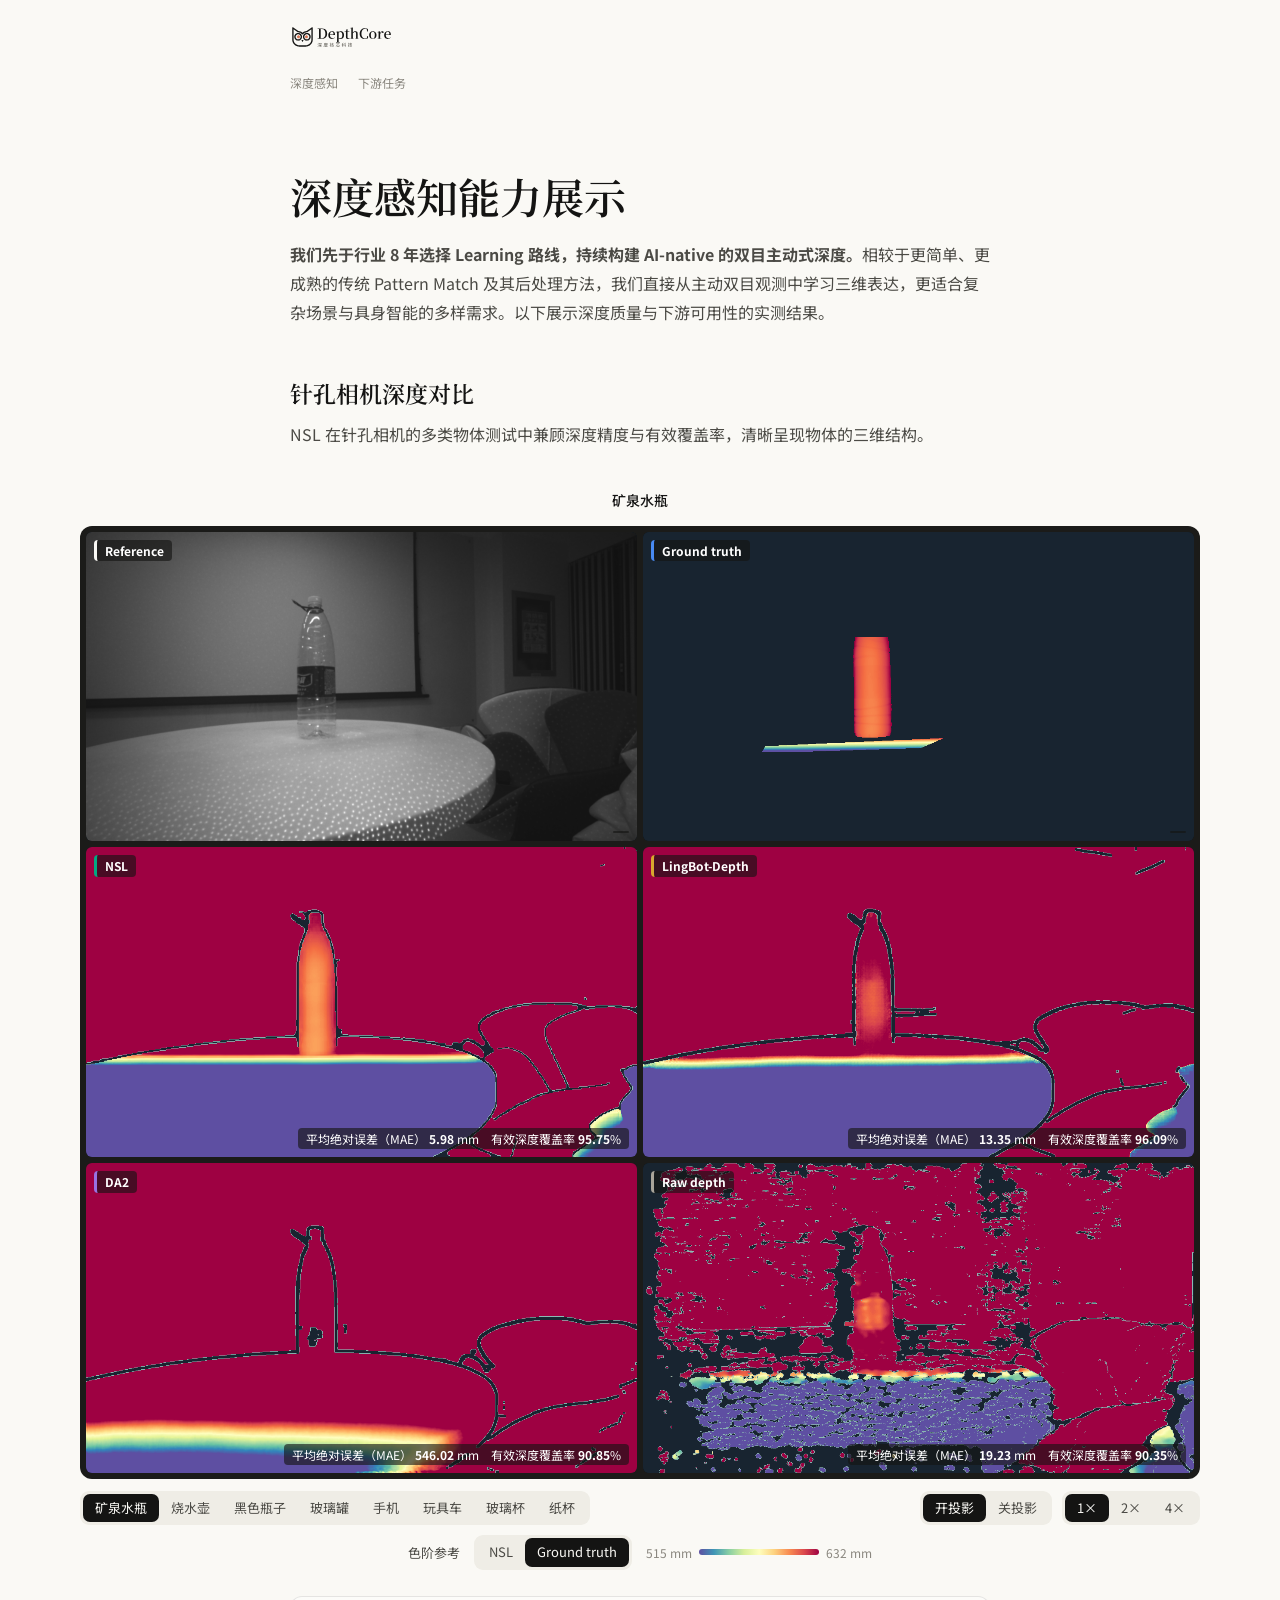
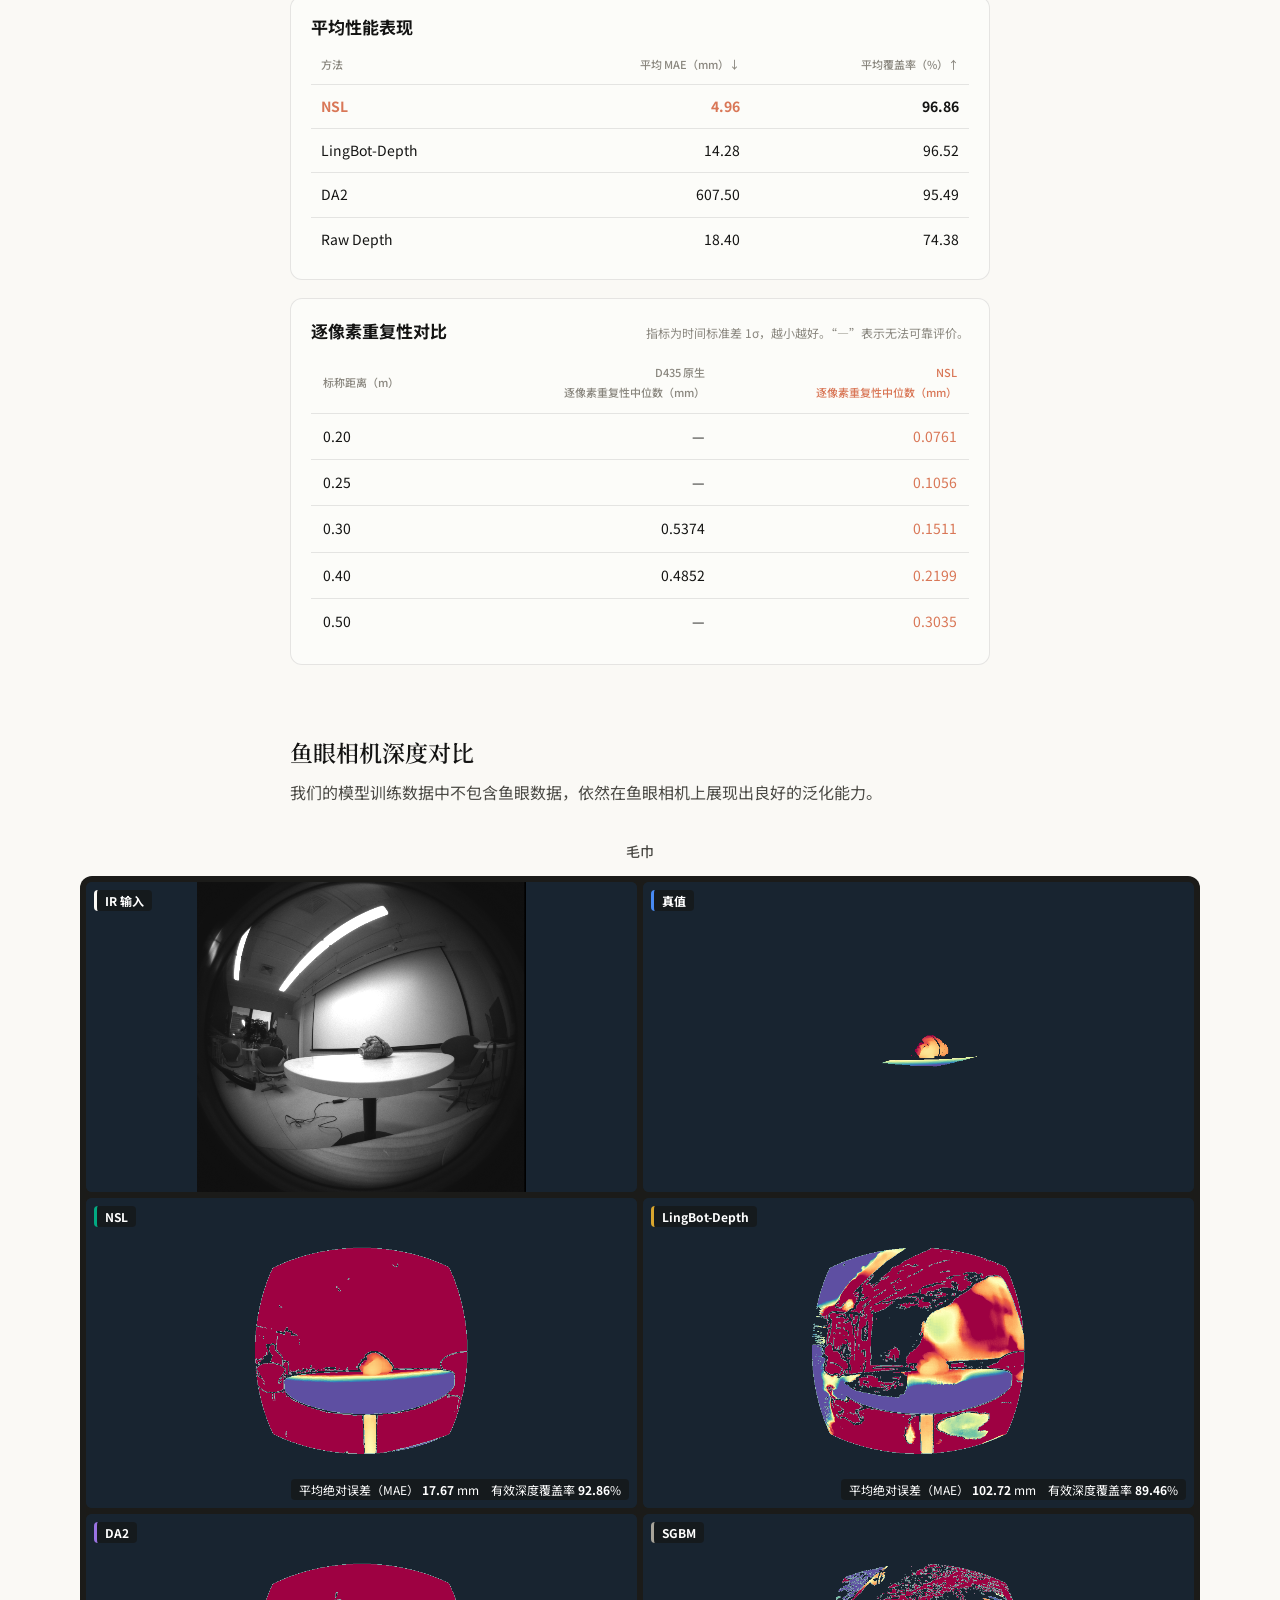
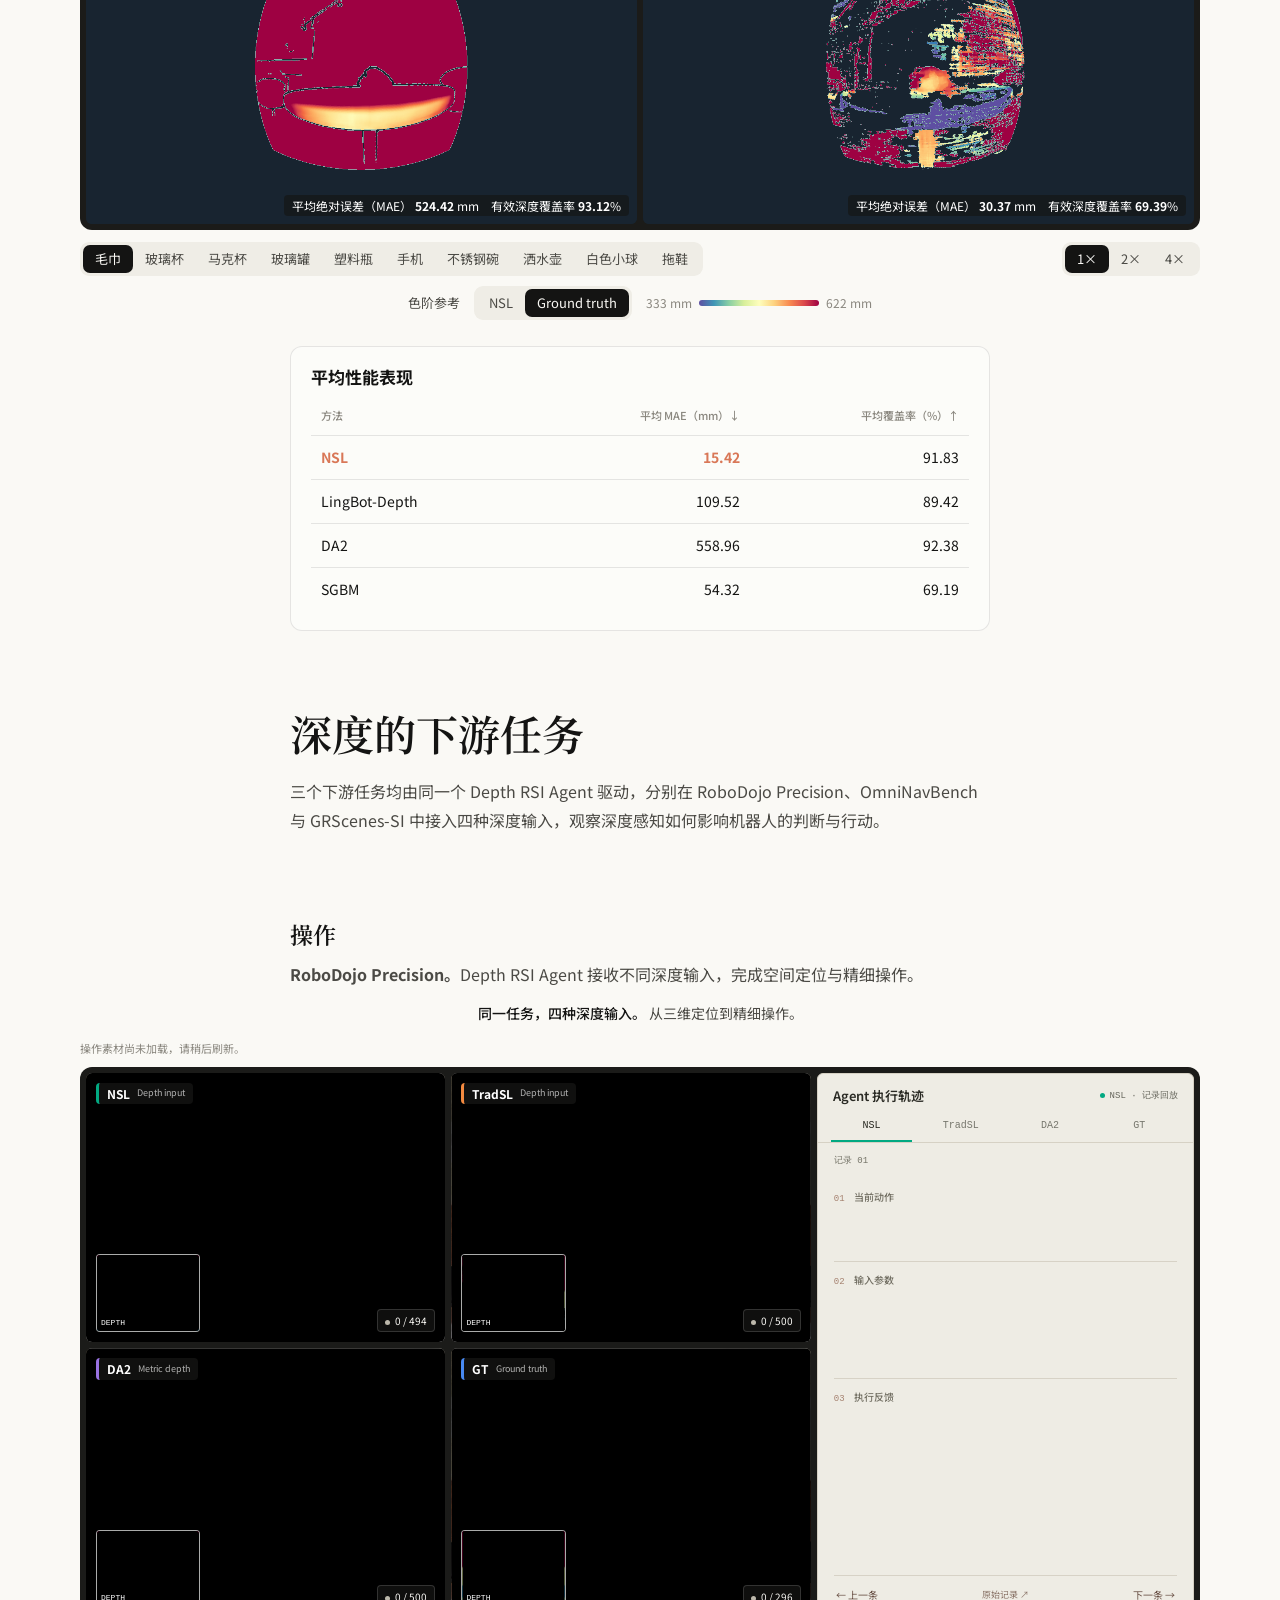
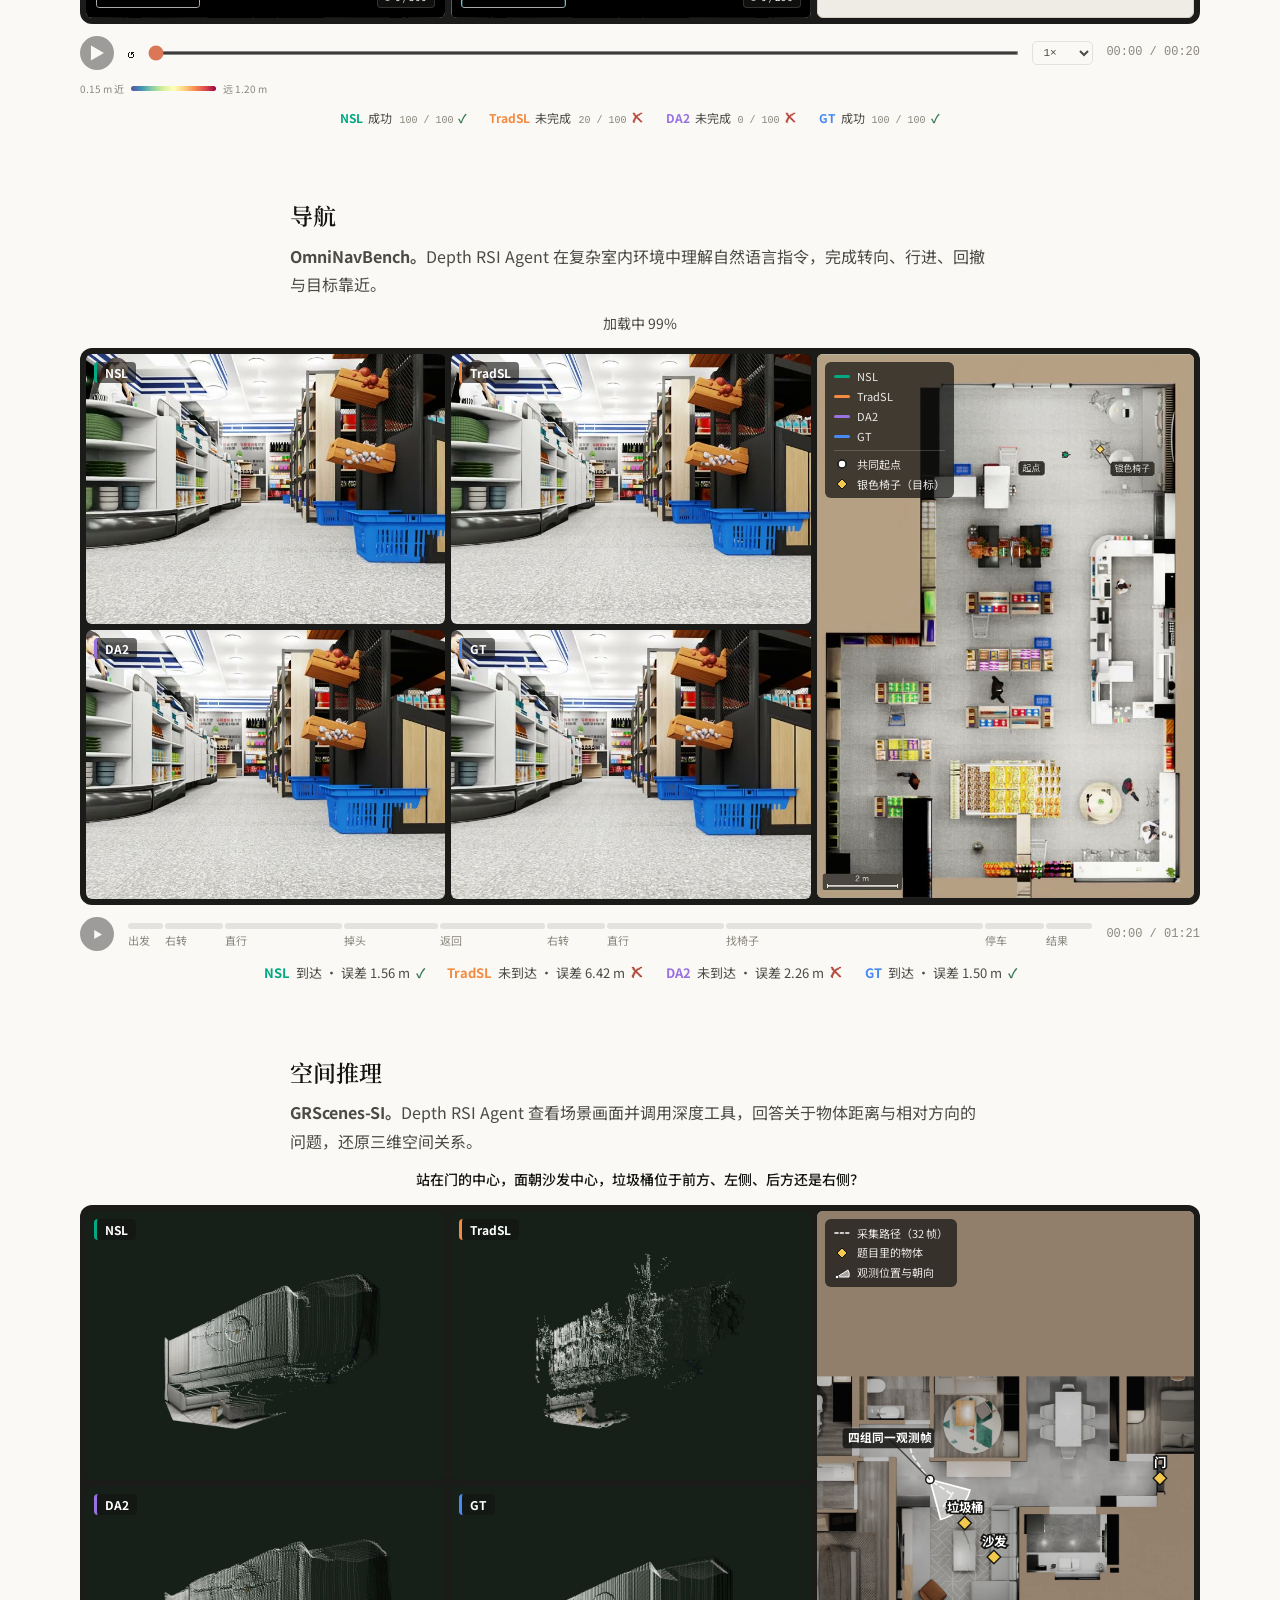
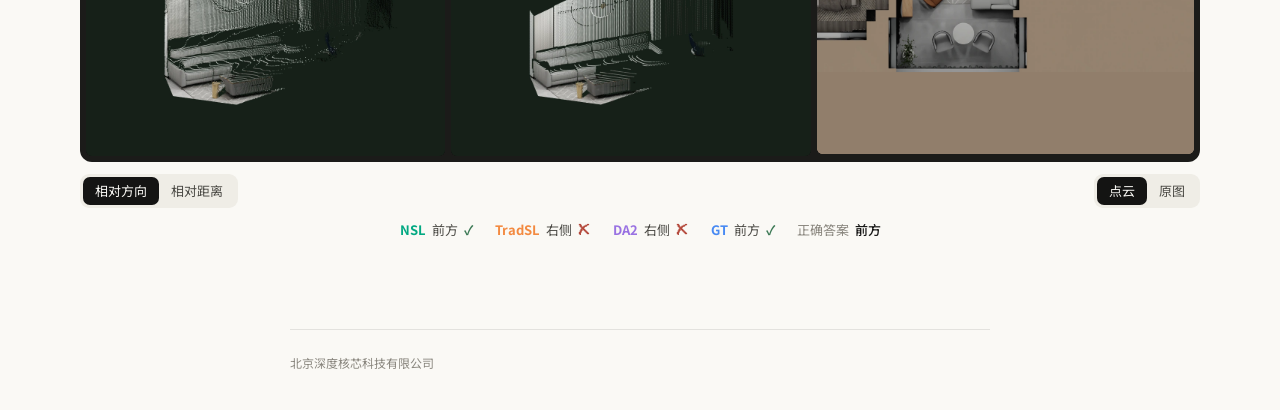
<file: index.html>
<!doctype html>
<html lang="zh-CN">
<head>
<meta charset="utf-8">
<meta name="viewport" content="width=device-width, initial-scale=1, viewport-fit=cover">
<title>DepthCore · 深度感知能力展示</title>
<meta name="description" content="DepthCore 深度感知能力展示：操作、导航与空间推理案例。">
<link rel="preconnect" href="https://fonts.googleapis.com">
<link rel="preconnect" href="https://fonts.gstatic.com" crossorigin>
<link href="https://fonts.googleapis.com/css2?family=Noto+Sans+SC:wght@400;500;700&family=Noto+Serif+SC:wght@600&display=swap" rel="stylesheet">
<style>
/* 博客式单栏。两个案例共用同一种图：墨色底板上 2×2 画面 + 右侧俯视图，
   上方一行说明，下方一行控制、一行结果。
   DepthCore 标准色：墨黑 #141413 · 象牙白 #FAF9F5 · 陶土橙 #D97757 */
:root{
  --ink:#141413; --ink-2:#4B4A45; --ink-3:#8A877F; --ivory:#FAF9F5; --clay:#D97757;
  --line:rgba(20,20,19,.10); --soft:#EFEDE6; --stage:#1B1B19;
  /* 系列色与导航俯视图里的轨迹同色相 */
  --nsl:#02A982; --tradsl:#F38A40; --da2:#9972E2; --gt:#488AF3; --lingbot:#D9A62E; --raw:#A8A49A;
  --ok:#3D7A56; --no:#B4493B;
  --serif:"Noto Serif SC","Songti SC",serif;
  --sans:"Noto Sans SC",-apple-system,BlinkMacSystemFont,"PingFang SC","Microsoft YaHei",sans-serif;
  --mono:ui-monospace,"SF Mono",Menlo,Consolas,monospace;
  --text:700px; --wide:1120px;
  /* Spectral_r, the one depth colormap used across the page */
  --dcgrad:linear-gradient(90deg,rgb(94,79,162) 0.0%,rgb(63,150,182) 12.5%,rgb(137,207,164) 25.1%,rgb(216,239,154) 37.6%,rgb(254,254,189) 50.2%,rgb(253,210,127) 62.7%,rgb(248,139,81) 75.3%,rgb(219,72,76) 87.8%,rgb(158,1,66) 100%);
  color-scheme:light;
}
*{box-sizing:border-box}
html{-webkit-text-size-adjust:100%;overflow-x:hidden}
body{margin:0;background:var(--ivory);color:var(--ink);font-family:var(--sans);font-size:16px;line-height:1.8;overflow-x:hidden}
.page{padding-left:max(20px,env(safe-area-inset-left,0px));padding-right:max(20px,env(safe-area-inset-right,0px))}
.col{max-width:var(--text);margin:0 auto}
.wide{max-width:var(--wide);margin:0 auto}
button{font:inherit;color:inherit;background:none;border:0;cursor:pointer;padding:0}
button:focus-visible,.track:focus-visible{outline:2px solid var(--clay);outline-offset:2px;border-radius:4px}

header.top{padding:24px 0 0}
header.top img{height:26px;display:block}
.intro{padding:76px 0 0}
h1{font-family:var(--serif);font-weight:600;font-size:clamp(30px,4vw,42px);line-height:1.25;margin:0 0 18px;text-wrap:balance}
.intro p,.case .col p{margin:0 0 12px;color:var(--ink-2)}
h2{font-family:var(--serif);font-weight:600;font-size:23px;line-height:1.35;margin:0 0 10px}
section.case{padding-top:72px}
.quote{color:var(--ink)}

/* ---------- shared figure ---------- */
figure{margin:28px auto 0}
.cap{font-size:14px;color:var(--ink-2);text-align:center;margin:0 0 12px;min-height:1.8em;text-wrap:balance}
.cap b{color:var(--ink);font-weight:500}
.stage{display:grid;grid-template-columns:minmax(0,1fr) minmax(0,.5203fr);align-items:start;gap:6px;background:var(--stage);padding:6px;border-radius:12px}
.quad{display:grid;grid-template-columns:repeat(2,minmax(0,1fr));gap:6px}
.tile{position:relative;aspect-ratio:4/3;overflow:hidden;border-radius:6px;background:#000}
.tile canvas,.tile img{position:absolute;inset:0;width:100%;height:100%;display:block;object-fit:cover;background:#000 center/cover no-repeat}
.tile img.recon{object-fit:contain;background:#171F18}
.key i.depthbar{display:block;width:100%;height:6px;border-radius:3px;margin:2px 0 0}
.key .scale{display:flex;justify-content:space-between;font-size:10px;color:rgba(250,249,245,.7)}
.tag,.chip{position:absolute;z-index:2;font-size:12px;line-height:1.6;color:#fff;padding:1px 8px;border-radius:4px;background:rgba(20,20,19,.62);white-space:nowrap}
.tag{left:8px;top:8px;font-weight:700;border-left:3px solid var(--c)}
.chip{right:8px;bottom:8px}
.mark{font-weight:700;margin-left:4px}
.mark.ok{color:#8FD3A8} .mark.no{color:#F29C8A}
.tile .dep{position:absolute;inset:auto auto 8px 8px;width:26%;height:auto;aspect-ratio:4/3;border-radius:4px;box-shadow:0 0 0 1px rgba(250,249,245,.5);opacity:0;transition:opacity .3s}
.ready .tile .dep{opacity:1}
.veil{position:absolute;inset:0;z-index:3;display:grid;place-items:center;text-align:center;background:rgba(20,20,19,.6);color:var(--ivory);font-size:14px;opacity:0;transition:opacity .2s;pointer-events:none}
.veil.on{opacity:1}
.veil small{display:block;font-size:12px;color:rgba(250,249,245,.7)}
.map{position:relative;aspect-ratio:666/960;width:100%;border-radius:6px;overflow:hidden;background:#B49C84}
.map>canvas,.map>svg{position:absolute;inset:0;width:100%;height:100%;display:block}
.map canvas{background:#B49C84 url(media/topview-poster.jpg) center/cover no-repeat}
.key{position:absolute;left:8px;top:8px;z-index:2;display:flex;flex-direction:column;gap:5px;padding:7px 9px;border-radius:6px;background:rgba(20,20,19,.72);font-size:11px;line-height:1.35;color:rgba(250,249,245,.92);max-width:calc(100% - 16px)}
.key span{display:flex;align-items:center;gap:7px;white-space:nowrap}
.key svg{flex:none;width:16px;height:12px;overflow:visible}
.key i{flex:none;width:16px;height:3px;border-radius:2px;background:var(--c)}
.key hr{border:0;border-top:1px solid rgba(250,249,245,.18);margin:1px 0}

.ctrl{display:flex;align-items:center;gap:14px;margin-top:12px;min-height:34px}
.results{display:flex;flex-wrap:wrap;justify-content:center;gap:4px 22px;margin:10px 0 0;padding:0;list-style:none;font-size:13px;color:var(--ink-2)}
.results li{display:inline-flex;align-items:baseline;gap:6px}
.results b{color:var(--c);font-weight:700}
.results .ok{color:var(--ok);font-weight:700} .results .no{color:var(--no);font-weight:700}
.results .gt{color:var(--ink-3)}
.results .gt strong{color:var(--ink);font-weight:500}

/* navigation controls */
.play{width:34px;height:34px;border-radius:50%;background:var(--ink);color:var(--ivory);display:grid;place-items:center;flex:none}
.play:hover{background:var(--clay)}
.play[disabled]{opacity:.4;cursor:progress}
.play svg{width:13px;height:13px}
.track{position:relative;flex:1;height:30px;cursor:pointer;touch-action:none}
.segs{position:absolute;left:0;right:0;top:4px;height:6px;display:flex;gap:2px}
.segs div{position:relative;height:100%;background:rgba(20,20,19,.10);border-radius:3px;overflow:hidden}
.segs i{position:absolute;inset:0;width:0;background:var(--ink)}
.segs .cur i{background:var(--clay)}
.labels{position:absolute;left:0;right:0;top:14px;display:flex;gap:2px;font-size:11px;line-height:1.3;color:var(--ink-3);pointer-events:none}
.labels span{overflow:hidden;white-space:nowrap;min-width:0}
.labels .cur{color:var(--clay);font-weight:500}
.time{font-family:var(--mono);font-size:12px;color:var(--ink-3);flex:none;font-variant-numeric:tabular-nums;min-width:86px;text-align:right}

/* spatial controls */
.ctrl.sp{justify-content:space-between;flex-wrap:wrap;gap:10px}
.seg{display:inline-flex;padding:3px;border-radius:9px;background:var(--soft)}
.seg button{padding:3px 12px;border-radius:7px;font-size:13px;line-height:1.7;color:var(--ink-2)}
.seg button[aria-pressed="true"]{background:var(--ink);color:var(--ivory)}

/* depth comparison */
.stage.dc{display:block;position:relative}
.six{display:grid;grid-template-columns:repeat(2,minmax(0,1fr));gap:6px}
.tile.w{aspect-ratio:16/9;cursor:grab;touch-action:pan-y}
.zoomed .tile.w{touch-action:none}
.tile.w:active{cursor:grabbing}
.tile.w canvas{background:#182430}
.tile.w .chip{display:flex;gap:12px;font-variant-numeric:tabular-nums}
.tile.w .chip b{font-weight:700}
.stage.dc .veil{border-radius:12px}
.ctrl-r{display:flex;gap:10px;flex-wrap:wrap}
#dcScene{flex-wrap:wrap}
.dclegend{display:flex;align-items:center;justify-content:center;flex-wrap:wrap;gap:8px 14px;margin-top:10px;font-size:13px;color:var(--ink-2)}
.depthkey{display:inline-flex;align-items:center;gap:7px;color:var(--ink-3);font-size:12px;font-variant-numeric:tabular-nums}
.depthkey i{display:block;width:120px;height:6px;border-radius:3px;background:var(--dcgrad)}
.performance-card{max-width:var(--text);margin:26px auto 0;padding:18px 20px;border:1px solid var(--line);border-radius:12px;background:rgba(255,255,255,.45)}
.performance-head{display:flex;align-items:baseline;justify-content:space-between;gap:14px;margin-bottom:8px}
.performance-head h3{margin:0;font-size:17px;line-height:1.4}
.performance-head p{margin:0;color:var(--ink-3);font-size:12px}
.performance-scroll{overflow-x:auto;-webkit-overflow-scrolling:touch}
.performance-table{width:100%;min-width:520px;border-collapse:collapse;font-size:14px}
.performance-table th,.performance-table td{padding:9px 10px;border-bottom:1px solid var(--line);text-align:right;font-variant-numeric:tabular-nums;white-space:nowrap}
.performance-table th:first-child,.performance-table td:first-child{text-align:left}
.performance-table th{color:var(--ink-3);font-size:11px;font-weight:500}
.performance-table tbody tr:first-child td:first-child,.performance-table tbody tr:first-child td:nth-child(2){font-weight:700;color:var(--clay)}
.performance-table tbody tr:last-child td{border-bottom:0}
.repeatability-card{max-width:var(--text);margin:18px auto 0;padding:20px;border:1px solid var(--line);border-radius:12px;background:rgba(255,255,255,.45)}
.repeatability-head{display:flex;align-items:baseline;justify-content:space-between;gap:14px;margin-bottom:10px}
.repeatability-head h3{margin:0;font-size:17px;line-height:1.4}
.repeatability-head p{margin:0;color:var(--ink-3);font-size:12px}
.repeatability-scroll{overflow-x:auto;-webkit-overflow-scrolling:touch}
.repeatability-table{width:100%;min-width:560px;border-collapse:collapse;font-size:14px}
.repeatability-table th,.repeatability-table td{padding:10px 12px;border-bottom:1px solid var(--line);text-align:right;font-variant-numeric:tabular-nums;white-space:nowrap}
.repeatability-table th:first-child,.repeatability-table td:first-child{text-align:left}
.repeatability-table th{color:var(--ink-3);font-size:11px;font-weight:500}
.repeatability-table th:last-child,.repeatability-table td:last-child{color:var(--clay)}
.repeatability-table tbody tr:last-child td{border-bottom:0}
.repeatability-note{margin:12px 0 0;color:var(--ink-3);font-size:12px;line-height:1.7}
#spFig .stage{position:relative}
#navFig .stage{position:relative}
#spFig.deferred .stage::after,#spFig.loading .stage::after{content:'空间素材将在进入视口后加载';position:absolute;left:50%;top:50%;transform:translate(-50%,-50%);padding:8px 14px;border-radius:999px;background:rgba(20,20,19,.72);color:var(--ivory);font-size:12px;letter-spacing:.02em;pointer-events:none}
#spFig.loading .stage::after{content:'空间点云加载中';animation:pulse-loader 1.2s ease-in-out infinite}
#navFig.deferred .stage::after{content:'导航回放将在进入视口后加载';position:absolute;left:50%;top:50%;transform:translate(-50%,-50%);padding:8px 14px;border-radius:999px;background:rgba(20,20,19,.72);color:var(--ivory);font-size:12px;letter-spacing:.02em;pointer-events:none}
.man-status.loading::after{content:' …';animation:pulse-loader 1.2s ease-in-out infinite}
@keyframes pulse-loader{0%,100%{opacity:.48}50%{opacity:1}}
@media (max-width:760px){.six{grid-template-columns:minmax(0,1fr)}}
@media (max-width:560px){#dcScene button{padding:3px 8px}}

footer.col{margin-top:88px;padding:22px 0 36px;border-top:1px solid var(--line);font-size:12px;color:var(--ink-3)}
#atlas{position:fixed;left:0;top:0;width:2px;height:2px;opacity:0;pointer-events:none}

@media (max-width:900px){
  .stage{grid-template-columns:minmax(0,1fr)}
  .map{width:min(100%,340px);margin:0 auto}
}
@media (max-width:560px){
  .page{padding-left:max(16px,env(safe-area-inset-left,0px));padding-right:max(16px,env(safe-area-inset-right,0px))}
  .intro{padding-top:44px}
  section.case{padding-top:52px}
  .labels{display:none}
  .track{height:14px}
  .time{min-width:auto}
  .tile .dep{width:30%}
  .tag,.chip{font-size:11px;padding:0 6px}
  .ctrl.sp{justify-content:center}
  .performance-head{display:block}.performance-head p{margin-top:3px}
}
@media (prefers-reduced-motion:reduce){*{transition:none!important}}

/* Embedded T265 comparison shares the report width and grows with its content. */
.camera-heading{padding-top:40px;scroll-margin-top:24px}
.camera-heading p{margin:0;color:var(--ink-2)}
#dcFig{margin-top:40px}
.fisheye-section{padding-top:72px;scroll-margin-top:24px}
.fisheye-section .col{margin-bottom:32px}
.fisheye-section .col p{margin:0;color:var(--ink-2)}
.fisheye-frame{display:block;width:100%;height:1460px;border:0;background:var(--ivory)}
</style>
<link rel="icon" type="image/svg+xml" href="media/depthcore-logo.svg">
<link rel="stylesheet" href="manipulation.css">
<script src="manipulation.js?v=20261108-4" defer></script>
</head>
<body>
<div class="page">

<header class="top col"><img src="media/depthcore-logo.svg" alt="DepthCore 深度核芯科技"><nav class="demo-nav" aria-label="页面导航"><a href="#depth">深度感知</a><a href="#manipulation">下游任务</a></nav></header>

<div class="intro col" id="depth">
  <h1>深度感知能力展示</h1>
  <p class="depth-positioning"><b>我们先于行业 8 年选择 Learning 路线，持续构建 AI-native 的双目主动式深度。</b>相较于更简单、更成熟的传统 Pattern Match 及其后处理方法，我们直接从主动双目观测中学习三维表达，更适合复杂场景与具身智能的多样需求。以下展示深度质量与下游可用性的实测结果。</p>
</div>

<div class="camera-heading col" id="pinhole"><h2>针孔相机深度对比</h2><p>NSL 在针孔相机的多类物体测试中兼顾深度精度与有效覆盖率，清晰呈现物体的三维结构。</p></div>

<figure class="wide" id="dcFig">
  <p class="cap" id="dcCap">加载中…</p>
  <div class="stage dc" id="dcStage">
    <div class="six" id="dcGrid"></div>
    <div class="veil on" id="dcVeil"><div>加载中…</div></div>
  </div>
  <div class="ctrl sp">
    <div class="seg" id="dcScene" role="group" aria-label="场景"></div>
    <div class="ctrl-r">
      <div class="seg" id="dcMode" role="group" aria-label="投影打光">
        <button data-m="on" aria-pressed="true">开投影</button>
        <button data-m="off" aria-pressed="false">关投影</button>
      </div>
      <div class="seg" id="dcZoom" role="group" aria-label="缩放">
        <button data-z="1" aria-pressed="true">1×</button>
        <button data-z="2" aria-pressed="false">2×</button>
        <button data-z="4" aria-pressed="false">4×</button>
      </div>
    </div>
  </div>
  <div class="dclegend">
    <span>色阶参考</span>
    <div class="seg" id="dcSource" role="group" aria-label="色阶参考">
      <button data-src="nsl" aria-pressed="false">NSL</button>
      <button data-src="gt" aria-pressed="true">Ground truth</button>
    </div>
    <span class="depthkey" id="dcKey">近<i></i>远</span>
  </div>
</figure>

<div class="performance-card" aria-labelledby="performance-title">
  <div class="performance-head"><h3 id="performance-title">平均性能表现</h3></div>
  <div class="performance-scroll"><table class="performance-table"><thead><tr><th>方法</th><th>平均 MAE（mm）↓</th><th>平均覆盖率（%）↑</th></tr></thead><tbody><tr><td><strong>NSL</strong></td><td><strong>4.96</strong></td><td><strong>96.86</strong></td></tr><tr><td>LingBot-Depth</td><td>14.28</td><td>96.52</td></tr><tr><td>DA2</td><td>607.50</td><td>95.49</td></tr><tr><td>Raw Depth</td><td>18.40</td><td>74.38</td></tr></tbody></table></div>
</div>

<div class="repeatability-card" aria-labelledby="repeatability-title">
  <div class="repeatability-head"><h3 id="repeatability-title">逐像素重复性对比</h3><p>指标为时间标准差 1σ，越小越好。“—”表示无法可靠评价。</p></div>
  <div class="repeatability-scroll"><table class="repeatability-table"><thead><tr><th>标称距离（m）</th><th>D435 原生<br>逐像素重复性中位数（mm）</th><th>NSL<br>逐像素重复性中位数（mm）</th></tr></thead><tbody><tr><td>0.20</td><td>—</td><td>0.0761</td></tr><tr><td>0.25</td><td>—</td><td>0.1056</td></tr><tr><td>0.30</td><td>0.5374</td><td>0.1511</td></tr><tr><td>0.40</td><td>0.4852</td><td>0.2199</td></tr><tr><td>0.50</td><td>—</td><td>0.3035</td></tr></tbody></table></div>
</div>

<section class="fisheye-section" id="fisheye" aria-labelledby="fisheye-title">
  <div class="col"><h2 id="fisheye-title">鱼眼相机深度对比</h2><p>我们的模型训练数据中不包含鱼眼数据，依然在鱼眼相机上展现出良好的泛化能力。</p></div>
  <div class="wide"><iframe class="fisheye-frame" id="fisheyeFrame" title="T265 鱼眼深度对比与平均性能" src="fisheye-demo/?view=native" loading="lazy" scrolling="no"></iframe></div>
</section>

<div class="intro col">
  <h1>深度的下游任务</h1>
  <p>三个下游任务均由同一个 Depth RSI Agent 驱动，分别在 RoboDojo Precision、OmniNavBench 与 GRScenes-SI 中接入四种深度输入，观察深度感知如何影响机器人的判断与行动。</p>
</div>


<section class="case" id="manipulation" aria-labelledby="man-h">
  <div class="col">
    <h2 id="man-h">操作</h2>
    <p><b>RoboDojo Precision。</b>Depth RSI Agent 接收不同深度输入，完成空间定位与精细操作。</p>
  </div>
  <figure class="wide" id="manFig">
    <div class="man-head"><p class="cap"><b>同一任务，四种深度输入。</b> 从三维定位到精细操作。</p></div>
    <p class="man-status" id="manStatus" role="status">滚动到此处加载操作素材</p>
    <div class="stage man-stage">
      <div class="quad" id="manQuad"></div>
      <aside class="man-agent" id="manAgent" aria-label="Agent 执行轨迹">
        <div class="man-agent-top"><h3>Agent 执行轨迹</h3><span class="man-live" id="manAgentState">NSL · 记录回放</span></div>
        <div class="man-tabs" id="manTabs" role="group" aria-label="选择执行记录"></div>
        <div class="man-log">
          <div class="man-log-meta"><span id="manTurn">记录 01</span><span id="manStep"></span><span id="manLogCount" hidden></span></div>
          <article class="man-current">
            <section class="man-action"><div class="man-section-label"><i>01</i>当前动作</div><h4 id="manEventTitle"></h4><div class="man-tools" id="manTools" aria-label="本段记录的工具调用"></div></section>
            <section class="man-input"><div class="man-section-label"><i>02</i>输入参数</div><code id="manInput"></code></section>
            <section class="man-feedback"><div class="man-section-label"><i>03</i><span id="manFeedbackLabel">执行反馈</span></div><div id="manFeedback"></div></section>
          </article>
          <div class="man-event-nav"><button id="manPrevEvent" aria-label="跳到上一条工具记录">← 上一条</button><button class="man-source-open" id="manSourceOpen" aria-controls="manSource" aria-expanded="false">原始记录 ↗</button><button id="manNextEvent" aria-label="跳到下一条工具记录">下一条 →</button></div>
        </div>
        <section class="man-source-panel" id="manSource" hidden aria-label="原始调用与返回">
          <div class="man-source-head"><h4>原始调用与返回</h4><button id="manSourceClose" aria-label="关闭原始记录">×</button></div>
          <div class="man-source-body"><span>调用摘录</span><pre id="manExcerpt"></pre><span>工具返回</span><pre id="manReceipt"></pre><p id="manSourceNote"></p></div>
        </section>
      </aside>
    </div>
    <div class="ctrl man-ctrl">
      <button class="play" id="manPlay" aria-label="播放操作回放" disabled>▶</button>
      <button id="manRestart" aria-label="重置操作回放" title="重新开始">↺</button>
      <input class="man-scrub" id="manScrub" type="range" min="0" max="20.04" step="0.04" value="0" aria-label="操作回放进度">
      <select class="man-speed" id="manSpeed" aria-label="操作播放速度"><option value="0.5">0.5×</option><option value="1" selected>1×</option><option value="2">2×</option></select>
      <span class="time" id="manTime">00:00 / 00:20</span>
    </div>
    <div class="man-depth-legend"><span class="depthkey">0.15 m 近<i></i>远 1.20 m</span></div>
    <ul class="results man-results" id="manResults"></ul>
  </figure>
</section>

<section class="case" id="navigation" aria-labelledby="nav-h">
  <div class="col">
    <h2 id="nav-h">导航</h2>
    <p><b>OmniNavBench。</b>Depth RSI Agent 在复杂室内环境中理解自然语言指令，完成转向、行进、回撤与目标靠近。</p>
  </div>

  <figure class="wide deferred" id="navFig">
    <p class="cap" id="navCap">滚动到此处加载导航回放</p>
    <div class="stage">
      <div class="quad" id="quad"></div>
      <div class="map"><canvas id="tv" width="666" height="960"></canvas><div class="key" id="navKey"></div></div>
    </div>
    <div class="ctrl">
      <button class="play" id="play" aria-label="播放" disabled><svg id="playIcon" viewBox="0 0 16 16" fill="currentColor"><path d="M4 2.5v11l9.5-5.5z"/></svg></button>
      <div class="track" id="track" tabindex="0" role="slider" aria-label="播放进度" aria-valuemin="0" aria-valuemax="81">
        <div class="segs" id="segs"></div>
        <div class="labels" id="labels"></div>
      </div>
      <span class="time" id="time">00:00 / 01:21</span>
    </div>
    <ul class="results" id="navResults"></ul>
  </figure>
</section>

<section class="case" id="spatial" aria-labelledby="sp-h">
  <div class="col">
    <h2 id="sp-h">空间推理</h2>
    <p><b>GRScenes-SI。</b>Depth RSI Agent 查看场景画面并调用深度工具，回答关于物体距离与相对方向的问题，还原三维空间关系。</p>
  </div>

  <figure class="wide" id="spFig">
    <p class="cap" id="spCap"></p>
    <div class="stage">
      <div class="quad" id="spQuad"></div>
      <div class="map"><svg id="spMap" preserveAspectRatio="xMidYMid slice" aria-label="场景俯视图"></svg>
        <div class="key" id="spKey"></div>
      </div>
    </div>
    <div class="ctrl sp">
      <div class="seg" id="taskSeg" role="group" aria-label="题目"></div>
      <div class="seg" id="viewSeg" role="group" aria-label="显示内容">
        <button data-v="cloud" aria-pressed="true">点云</button>
        <button data-v="rgb" aria-pressed="false">原图</button>
      </div>
    </div>
    <ul class="results" id="spResults"></ul>
  </figure>
</section>

<footer class="col">北京深度核芯科技有限公司</footer>
</div>

<video id="atlas" muted playsinline preload="none" aria-hidden="true"></video>
<script>
(() => {
const $ = s => document.querySelector(s);
const FPS = 24, DUR = 81;
const COLOR = {NSL:'var(--nsl)', TradSL:'var(--tradsl)', DA2:'var(--da2)', GT:'var(--gt)'};
const fmt = t => { t = Math.max(0,t); return String(Math.floor(t/60)).padStart(2,'0')+':'+String(Math.floor(t%60)).padStart(2,'0'); };
const mark = ok => `<span class="mark ${ok?'ok':'no'}">${ok?'✓':'✗'}</span>`;

/* ================= navigation ================= */
const M = [
  {id:'NSL', key:'nsl', ne:1.56, ok:true}, {id:'TradSL', key:'tradsl', ne:6.42, ok:false},
  {id:'DA2', key:'da2', ne:2.26, ok:false}, {id:'GT', key:'gt', ne:1.50, ok:true},
];
const PHASES = [
  [0,'准备出发','出发'],[3,'右转 90°','右转'],[8,'直行 5.7 米','直行'],[18,'掉头 180°','掉头'],
  [26,'返回 4 米','返回'],[35,'再次右转 90°','右转'],[40,'直行 2.6 米后停下','直行'],
  [50,'寻找并靠近银色椅子','找椅子'],[72,'测距确认并停车','停车'],[77,'结果','结果'],
].map(([t,name,short],i,a) => ({t,name,short,end: i<a.length-1 ? a[i+1][0] : DUR}));
const NOT_ENTERED = {TradSL:[7,8]};   // ran out of steps during step 6

$('#quad').innerHTML = M.map(m => `
  <div class="tile" id="t-${m.key}" style="--c:${COLOR[m.id]}">
    <canvas class="rgb" width="640" height="480" style="background-image:url(media/${m.key}-poster.jpg)"></canvas>
    <canvas class="dep" width="256" height="192"></canvas>
    <span class="tag">${m.id}</span>
    <div class="veil"><div></div></div>
  </div>`).join('');
M.forEach(m => { const el = $('#t-'+m.key); m.r = el.querySelector('.rgb').getContext('2d'); m.d = el.querySelector('.dep').getContext('2d'); m.veil = el.querySelector('.veil'); });
const tv = $('#tv').getContext('2d');
$('#navKey').innerHTML = M.map(m => `<span style="--c:${COLOR[m.id]}"><i></i>${m.id}</span>`).join('')
  + `<hr><span><svg viewBox="0 0 16 12"><circle cx="8" cy="6" r="4" fill="#fff" stroke="#141413" stroke-width="1.5"/></svg>共同起点</span>`
  + `<span><svg viewBox="0 0 16 12"><path d="M8 1 13 6 8 11 3 6z" fill="#F2C94C" stroke="#141413"/></svg>银色椅子（目标）</span>`;
$('#segs').innerHTML = PHASES.map(p => `<div style="flex:${p.end-p.t}"><i></i></div>`).join('');
$('#labels').innerHTML = PHASES.map(p => `<span style="flex:${p.end-p.t}">${p.short}</span>`).join('');
const segEls = [...$('#segs').children], labEls = [...$('#labels').children];
$('#navResults').innerHTML = M.map(m => `<li style="--c:${COLOR[m.id]}"><b>${m.id}</b>${m.ok?'到达':'未到达'} · 误差 ${m.ne.toFixed(2)} m<span class="${m.ok?'ok':'no'}">${m.ok?'✓':'✗'}</span></li>`).join('');

/* One video holds every view: four 640×480 RGB tiles (2×2), a row of 256×192 depth
   tiles at y=960, and the 666×960 top-down map at x=1280. One clock, no drift. */
const atlas = $('#atlas');
const DEPTH_X = {nsl:0, tradsl:512, da2:768, gt:1024};
let ready = false, playing = false, cur = 0, scrubbing = false, lastPi = -1, navStarted = false;
function draw(){
  if (atlas.readyState < 2) return;
  M.forEach((m,i) => {
    m.r.drawImage(atlas, (i%2)*640, Math.floor(i/2)*480, 640, 480, 0, 0, 640, 480);
    m.d.drawImage(atlas, DEPTH_X[m.key], 960, 256, 192, 0, 0, 256, 192);
  });
  tv.drawImage(atlas, 1280, 0, 666, 960, 0, 0, 666, 960);
}
const phaseAt = t => { for (let i=PHASES.length-1;i>=0;i--) if (t >= PHASES[i].t) return i; return 0; };
function render(t){
  const pi = phaseAt(Math.min(t, DUR-0.001));
  $('#time').textContent = fmt(t)+' / '+fmt(DUR);
  $('#track').setAttribute('aria-valuenow', t.toFixed(1));
  segEls.forEach((s,i) => { const p = PHASES[i]; s.firstChild.style.width = Math.max(0,Math.min(1,(t-p.t)/(p.end-p.t)))*100+'%'; });
  if (pi === lastPi || !ready) return;
  lastPi = pi;
  segEls.forEach((s,i) => s.classList.toggle('cur', i===pi));
  labEls.forEach((s,i) => s.classList.toggle('cur', i===pi));
  $('#navCap').innerHTML = pi === 0 ? '<b>准备出发</b>' : pi === PHASES.length-1 ? '<b>结果</b>' : `第 ${pi} 步 · <b>${PHASES[pi].name}</b>`;
  M.forEach(m => {
    const v = m.veil;
    if (pi === PHASES.length-1) {
      v.className = 'veil on';
      v.firstElementChild.innerHTML = `${m.ok?'到达目标':'未到达'}${mark(m.ok)}<small>误差 ${m.ne.toFixed(2)} m</small>`;
    } else if ((NOT_ENTERED[m.id]||[]).includes(pi)) {
      v.className = 'veil on';
      v.firstElementChild.innerHTML = '未进入此步骤<small>此前已用完步数</small>';
    } else v.className = 'veil';
  });
}
function seek(t){
  cur = Math.max(0, Math.min(DUR, t));
  if (ready) { try { atlas.currentTime = Math.min(cur, (atlas.duration||DUR) - 0.02); } catch(e){} }
  render(cur);
}
function setPlaying(p){
  if (!ready) return;
  if (p && cur >= DUR - 0.05) seek(0);
  playing = p;
  p ? atlas.play().catch(() => { playing = false; icon(); }) : atlas.pause();
  icon();
}
function icon(){
  $('#playIcon').innerHTML = playing ? '<path d="M4 2.5h3v11H4zM9 2.5h3v11H9z"/>' : '<path d="M4 2.5v11l9.5-5.5z"/>';
  $('#play').setAttribute('aria-label', playing ? '暂停' : '播放');
}
function tick(){
  if (playing) { cur = atlas.currentTime; if (atlas.ended || cur >= DUR-0.03) { cur = DUR; setPlaying(false); } draw(); render(cur); }
  requestAnimationFrame(tick);
}
atlas.addEventListener('seeked', draw);
atlas.addEventListener('ended', () => { cur = DUR; setPlaying(false); render(cur); });
setInterval(() => { if (playing) { cur = atlas.currentTime; draw(); render(cur); } }, 250);
async function load(){
  $('#navFig').classList.remove('deferred');
  const url = 'media/atlas.mp4?v=spectral';
  atlas.addEventListener('loadeddata', () => {
    ready = true; $('#play').disabled = false; lastPi = -1;
    $('#navFig').classList.add('ready');
    // the first frame is not always decoded at loadeddata; seeking guarantees a 'seeked' → draw()
    atlas.currentTime = cur > 0 ? cur : 0.001;
    render(cur);
  }, {once:true});
  atlas.addEventListener('canplay', draw, {once:true});
  try {
    // download once into memory so seeking never depends on the server
    const r = await fetch(url);
    if (!r.ok || !r.body) throw new Error(r.status);
    const total = +r.headers.get('content-length') || 14132958;
    const reader = r.body.getReader(), chunks = []; let got = 0;
    for (;;) { const {done, value} = await reader.read(); if (done) break; chunks.push(value); got += value.length;
      if (!ready) $('#navCap').textContent = '加载中 ' + Math.round(Math.min(.99, got/total)*100) + '%'; }
    atlas.src = URL.createObjectURL(new Blob(chunks, {type:'video/mp4'}));
  } catch (e) { atlas.preload = 'auto'; atlas.src = url; }
  atlas.load();
}
$('#play').onclick = () => setPlaying(!playing);
const track = $('#track');
const tAt = e => { const r = track.getBoundingClientRect(); return Math.max(0, Math.min(1, (e.clientX-r.left)/r.width)) * DUR; };
track.addEventListener('pointerdown', e => { scrubbing = true; track.setPointerCapture(e.pointerId); seek(tAt(e)); });
track.addEventListener('pointermove', e => { if (scrubbing) seek(tAt(e)); });
track.addEventListener('pointerup', () => { scrubbing = false; });
track.addEventListener('keydown', e => {
  if (e.key === 'ArrowRight') { e.preventDefault(); seek(PHASES[Math.min(PHASES.length-1, phaseAt(cur)+1)].t + .02); }
  if (e.key === 'ArrowLeft')  { e.preventDefault(); seek(PHASES[Math.max(0, phaseAt(cur)-1)].t + .02); }
});
document.addEventListener('keydown', e => {
  if (e.code !== 'Space' || e.target.closest('button')) return;
  const r = $('#navFig').getBoundingClientRect();
  if (r.bottom > 0 && r.top < innerHeight) { e.preventDefault(); setPlaying(!playing); }
});

/* ================= spatial reasoning ================= */
const SPATIAL = {"cases":[{"id":2500,"title":"相对距离","q":"电视和垃圾桶，哪个物体的包围盒中心离单人沙发更近？","gt":"电视","scene":"scene-38","methods":[{"id":"NSL","key":"nsl","frame":27,"ans":"电视","ok":true},{"id":"TradSL","key":"tradsl","frame":27,"ans":"垃圾桶","ok":false},{"id":"DA2","key":"da2","frame":27,"ans":"垃圾桶","ok":false},{"id":"GT","key":"gt","frame":27,"ans":"电视","ok":true}],"objects":[{"name":"单人沙发","xy":[7.602,-5.425]},{"name":"垃圾桶","xy":[8.651,-3.155]},{"name":"电视","xy":[6.68,-4.241]}]},{"id":2424,"title":"相对方向","q":"站在门的中心，面朝沙发中心，垃圾桶位于前方、左侧、后方还是右侧？","gt":"前方","scene":"scene-38","methods":[{"id":"NSL","key":"nsl","frame":20,"ans":"前方","ok":true},{"id":"TradSL","key":"tradsl","frame":20,"ans":"右侧","ok":false},{"id":"DA2","key":"da2","frame":20,"ans":"右侧","ok":false},{"id":"GT","key":"gt","frame":20,"ans":"前方","ok":true}],"objects":[{"name":"门","xy":[14.926,-1.713]},{"name":"沙发","xy":[9.587,-4.245]},{"name":"垃圾桶","xy":[8.651,-3.155]}]}],"scenes":{"scene-07":{"bounds":[-6.543011779785156,-1.890772651455733,3.9994828796386717,7.199662882204687],"size":[1200,1035],"frames":[[1.999,2.6,-1.0,-0.0001],[1.682,2.6,-0.9874,0.158],[1.38,2.678,-0.9387,0.3448],[1.1,2.819,-0.8927,0.4506],[0.819,2.966,-0.8768,0.4809],[0.542,3.119,-0.8739,0.4861],[0.265,3.275,-0.874,0.4859],[-0.014,3.426,-0.8835,0.4684],[-0.295,3.572,-0.8911,0.4538],[-0.564,3.724,-0.4382,0.8989],[-0.542,4.039,0.026,0.9997],[-0.555,4.354,-0.044,0.999],[-0.547,4.671,0.0015,1.0],[-0.558,4.988,-0.0439,0.999],[-0.515,5.2,0.3125,-0.9499],[-0.532,4.886,-0.0918,-0.9958],[-0.557,4.57,-0.0708,-0.9975],[-0.577,4.253,-0.0595,-0.9982],[-0.597,3.937,-0.1461,-0.9893],[-0.745,3.698,-0.9282,-0.372],[-1.058,3.664,-0.9963,-0.0858],[-1.375,3.646,-0.9989,-0.0473],[-1.692,3.632,-0.9991,-0.0433],[-2.009,3.619,-0.9992,-0.0411],[-2.325,3.606,-0.9992,-0.0403],[-2.642,3.593,-0.9992,-0.0402],[-2.959,3.58,-0.9992,-0.0401],[-3.276,3.568,-0.9992,-0.04],[-3.593,3.555,-0.9989,-0.0462],[-3.91,3.537,-0.9981,-0.0624],[-4.226,3.516,-0.9983,-0.0588],[-4.543,3.501,-0.9991,-0.0435]]},"scene-38":{"bounds":[3.0004892349243164,-7.941626780524522,17.10123460002593,1.5609545685060597],"size":[1200,809],"frames":[[5.0,-0.5,1.0,0.0001],[5.168,-0.5,1.0,0.0004],[5.335,-0.5,1.0,0.0008],[5.503,-0.5,1.0,0.0017],[5.67,-0.5,0.9999,0.0131],[5.838,-0.496,0.9984,0.0571],[6.004,-0.481,0.9964,0.085],[6.171,-0.465,0.9968,0.0804],[6.338,-0.455,0.9985,0.0555],[6.505,-0.447,0.9991,0.0421],[6.673,-0.439,0.9964,-0.0849],[6.839,-0.46,0.7728,-0.6346],[6.883,-0.611,0.3046,-0.9525],[6.914,-0.776,0.2172,-0.9761],[6.944,-0.939,0.3662,-0.9305],[7.033,-1.081,0.528,-0.8492],[7.127,-1.219,0.5602,-0.8284],[7.22,-1.359,0.5719,-0.8203],[7.318,-1.494,0.6172,-0.7868],[7.429,-1.619,0.626,-0.7798],[7.529,-1.754,0.7086,-0.7056],[7.658,-1.856,0.8036,-0.5952],[7.8,-1.946,0.8421,-0.5393],[7.94,-2.038,0.8349,-0.5503],[8.08,-2.13,0.858,-0.5137],[8.219,-2.222,0.7638,-0.6454],[8.202,-2.281,0.9701,0.2425],[8.286,-2.158,-0.2744,-0.9616],[8.2,-2.302,-0.5682,-0.8229],[8.1,-2.435,-0.6065,-0.7951],[7.995,-2.564,-0.5635,-0.8261],[7.917,-2.708,-0.5155,-0.8569]]}}};
const SVGNS = 'http://www.w3.org/2000/svg';
const KEY_PATH = `<span><svg viewBox="0 0 16 12"><path d="M1 6H15" stroke="#fff" stroke-width="1.6" stroke-dasharray="3 2.4" stroke-linecap="round"/></svg>采集路径（32 帧）</span>
  <span><svg viewBox="0 0 16 12"><path d="M8 1 13 6 8 11 3 6z" fill="#F2C94C" stroke="#141413"/></svg>题目里的物体</span>
  <span><svg viewBox="0 0 16 12"><path d="M3 10 L14 3 A9 9 0 0 1 15 10Z" fill="#fff" fill-opacity=".55" stroke="#fff" stroke-width="1"/><circle cx="3" cy="10" r="1.8" fill="#fff" stroke="#141413" stroke-width=".8"/></svg>观测位置与朝向</span>`;
const qs = new URLSearchParams(location.search);
const SPATIAL_CASES = [SPATIAL.cases[1], SPATIAL.cases[0]];
let task = Math.min(SPATIAL_CASES.length - 1, +qs.get('task') || 0), view = qs.get('view') === 'rgb' ? 'rgb' : 'cloud';

$('#taskSeg').innerHTML = SPATIAL_CASES.map((c,i) => `<button data-i="${i}" aria-pressed="${i===task}">${c.title}</button>`).join('');
$('#spQuad').innerHTML = ['nsl','tradsl','da2','gt'].map((k,i) => `
  <div class="tile" style="--c:${COLOR[['NSL','TradSL','DA2','GT'][i]]}">
    <img alt="" decoding="async"><span class="tag">${['NSL','TradSL','DA2','GT'][i]}</span>
  </div>`).join('');
const spTiles = [...$('#spQuad').children];

function drawMap(c){
  const scene = SPATIAL.scenes[c.scene], [W,H] = scene.size;
  const [xmin,ymin,xmax,ymax] = scene.bounds, ppm = W/(xmax-xmin);
  const P = (x,y) => [(x-xmin)*ppm, (ymax-y)*ppm];
  // crop to the camera path and the question's objects, then match the panel's shape
  const pts = scene.frames.map(f => P(f[0],f[1])).concat(c.objects.map(o => P(o.xy[0],o.xy[1])));
  let x0 = Math.min(...pts.map(p=>p[0])), x1 = Math.max(...pts.map(p=>p[0]));
  let y0 = Math.min(...pts.map(p=>p[1])), y1 = Math.max(...pts.map(p=>p[1]));
  const pad = 1.1*ppm; x0 -= pad; x1 += pad; y0 -= pad; y1 += pad;
  y0 -= (y1-y0)*.16;   // headroom for the legend in the top-left corner
  const aspect = 666/960; let w = x1-x0, h = y1-y0;
  if (w/h > aspect) { const nh = w/aspect; y0 -= (nh-h)/2; h = nh; } else { const nw = h*aspect; x0 -= (nw-w)/2; w = nw; }
  const u = w/100;   // drawing unit: 1% of the visible width
  const svg = $('#spMap');
  svg.setAttribute('viewBox', `${x0} ${y0} ${w} ${h}`);
  const path = scene.frames.map(f => P(f[0],f[1]).map(v=>v.toFixed(1)).join(',')).join(' ');
  // each method's chosen viewpoint: a view cone in the method's colour, labelled with its name;
  // methods that picked the same frame share the cone, split into slices
  const byFrame = {};
  c.methods.forEach(m => (byFrame[m.frame] = byFrame[m.frame] || []).push(m));
  const fs = 3.1*u, R = 11*u, HALF = 30;
  const at = (x,y,deg,r) => [x + Math.cos(deg*Math.PI/180)*r, y + Math.sin(deg*Math.PI/180)*r];
  const cones = [], chips = [];
  const shared = Object.keys(byFrame).length === 1;   // all four looked at the very same frame
  const tw = t => [...t].reduce((a,ch) => a + (ch.charCodeAt(0) > 255 ? 1 : .62)*fs, 0);
  Object.entries(byFrame).forEach(([fid, ms]) => {
    const f = scene.frames[+fid], [px,py] = P(f[0],f[1]);
    const ang = Math.atan2(-f[3], f[2]) * 180/Math.PI;   // image y points down
    const step = 2*HALF/ms.length;
    if (shared) {
      const [x1,y1] = at(px,py,ang-HALF,R), [x2,y2] = at(px,py,ang+HALF,R);
      cones.push(`<path d="M${px} ${py}L${x1} ${y1}A${R} ${R} 0 0 1 ${x2} ${y2}Z" fill="#fff" fill-opacity=".45" stroke="#fff" stroke-width="${.45*u}" stroke-linejoin="round"/>`);
    } else ms.forEach((m,j) => {
      const a1 = ang - HALF + j*step, a2 = a1 + step, [x1,y1] = at(px,py,a1,R), [x2,y2] = at(px,py,a2,R);
      cones.push(`<path d="M${px} ${py}L${x1} ${y1}A${R} ${R} 0 0 1 ${x2} ${y2}Z" fill="${COLOR[m.id]}" fill-opacity=".5" stroke="${COLOR[m.id]}" stroke-width="${.45*u}" stroke-linejoin="round"/>`);
    });
    cones.push(`<circle cx="${px}" cy="${py}" r="${1.1*u}" fill="#fff" stroke="#141413" stroke-width="${.4*u}"/>`);
    // name chip just beyond the cone, kept inside the visible area
    const items = shared ? [{label:'四组同一观测帧', w: tw('四组同一观测帧')}]
                         : ms.map(m => ({label:m.id, color:COLOR[m.id], w: 2.2*u + tw(m.id)}));
    const cw = items.reduce((t,it) => t + it.w, 0) + (items.length-1)*1.6*u + 2.6*u, ch = fs*1.7;
    const [cx,cy] = at(px,py,ang,R + 4.5*u);
    chips.push({px, py, cx, cy, cw, ch, items});
  });
  // nudge chips apart so labels of nearby viewpoints never overlap, then keep them in view
  const clamp = k => { k.cx = Math.max(x0 + k.cw/2 + u, Math.min(x0 + w - k.cw/2 - u, k.cx));
                       k.cy = Math.max(y0 + k.ch/2 + u, Math.min(y0 + h - k.ch/2 - u, k.cy)); };
  // the question's objects (diamond + name) are fixed obstacles; try spots around the camera
  // until the chip clears every obstacle and every chip already placed
  const blocks = c.objects.map(o => { const [ox,oy] = P(o.xy[0],o.xy[1]), lw = tw(o.name)*3.3/3.1;
    return {cx: ox, cy: oy - 2.6*u, cw: Math.max(lw, 3.6*u) + u, ch: 7.4*u}; });
  const hit = (a,b) => (a.cw+b.cw)/2 + .6*u > Math.abs(a.cx-b.cx) && (a.ch+b.ch)/2 + .6*u > Math.abs(a.cy-b.cy);
  chips.forEach(k => {
    const base = Math.atan2(k.cy-k.py, k.cx-k.px)*180/Math.PI;
    let first = null;
    for (const r of [R+4.5*u, R+9*u, R+14*u]) for (const da of [0,180,90,-90,45,-45,135,-135]) {
      const [x,y] = at(k.px,k.py,base+da,r), cand = {...k, cx:x, cy:y}; clamp(cand);
      first = first || cand;
      if (![...blocks, ...chips.filter(o => o.placed)].some(o => hit(cand,o))) { Object.assign(k, cand, {placed:true}); return; }
    }
    Object.assign(k, first, {placed:true});
  });
  const chipSvg = chips.map(k => {
    let x = k.cx - k.cw/2 + 1.2*u;
    const parts = k.items.map(it => {
      const tx = it.color ? x + 2.2*u : x + .1*u;
      const g = (it.color ? `<circle cx="${x + .8*u}" cy="${k.cy}" r="${.85*u}" fill="${it.color}"/>` : '')
        + `<text x="${tx}" y="${k.cy + fs*.36}" font-size="${fs}" font-weight="700" fill="#fff">${it.label}</text>`;
      x += it.w + 1.6*u; return g;
    }).join('');
    return `<line x1="${k.px}" y1="${k.py}" x2="${k.cx}" y2="${k.cy}" stroke="#141413" stroke-opacity=".7" stroke-width="${.35*u}"/>
      <rect x="${k.cx-k.cw/2}" y="${k.cy-k.ch/2}" width="${k.cw}" height="${k.ch}" rx="${.9*u}" fill="#141413" fill-opacity=".85"/>${parts}`;
  }).join('');
  const arrows = cones.join('') + `<g font-family="Noto Sans SC, PingFang SC, sans-serif">${chipSvg}</g>`;
  const objs = c.objects.map(o => {
    const [px,py] = P(o.xy[0],o.xy[1]), s = 1.8*u;
    return `<path d="M${px} ${py-s}L${px+s} ${py}L${px} ${py+s}L${px-s} ${py}Z" fill="#F2C94C" stroke="#141413" stroke-width="${.35*u}"/>
      <text x="${px}" y="${py - s - 1.1*u}" text-anchor="middle" font-size="${3.3*u}" font-family="Noto Sans SC, PingFang SC, sans-serif" font-weight="700" fill="#fff" stroke="#141413" stroke-width="${.9*u}" paint-order="stroke">${o.name}</text>`;
  }).join('');
  svg.innerHTML = `<rect x="${x0}" y="${y0}" width="${w}" height="${h}" fill="#B49C84"/>
    <image href="media/spatial/${c.scene}.webp" x="0" y="0" width="${W}" height="${H}"/>
    <rect x="${x0}" y="${y0}" width="${w}" height="${h}" fill="#141413" opacity=".22"/>
    <polyline points="${path}" fill="none" stroke="#fff" stroke-opacity=".75" stroke-width="${.5*u}" stroke-dasharray="${1.2*u} ${1*u}" stroke-linecap="round"/>
    ${arrows}${objs}`;
}
function spRender(){
  const c = SPATIAL_CASES[task];
  $('#spCap').innerHTML = `<b>${c.q}</b>`;
  c.methods.forEach((m,i) => {
    const t = spTiles[i], img = t.querySelector('img');
    img.className = view === 'cloud' ? 'recon' : '';
    img.alt = `${m.id} ${view === 'cloud' ? '点云' : '原图'}`;
  });
  $('#spResults').innerHTML = c.methods.map(m => `<li style="--c:${COLOR[m.id]}"><b>${m.id}</b>${m.ans}<span class="${m.ok?'ok':'no'}">${m.ok?'✓':'✗'}</span></li>`).join('')
    + `<li class="gt">正确答案 <strong>${c.gt}</strong></li>`;
  $('#spKey').innerHTML = KEY_PATH;
  drawMap(c);
}
function segGroup(el, fn){
  el.addEventListener('click', e => {
    const b = e.target.closest('button'); if (!b) return;
    el.querySelectorAll('button').forEach(x => x.setAttribute('aria-pressed', x===b));
    fn(b);
  });
}
segGroup($('#taskSeg'), b => { task = +b.dataset.i; spRender(); spRenderLazy(); });
segGroup($('#viewSeg'), b => { view = b.dataset.v; spRender(); spRenderLazy(); });
document.querySelectorAll('#viewSeg button').forEach(b => b.setAttribute('aria-pressed', b.dataset.v===view));
let spatialReady = false, spatialRenderSeq = 0;
function spAsset(c,m){
  return view === 'rgb' ? `media/spatial/${c.id}-rgb.webp` : `media/spatial/${c.id}-${m.key}-cloud.webp`;
}
function spRenderLazy(){
  const c = SPATIAL_CASES[task];
  c.methods.forEach((m,i) => {
    const img = spTiles[i].querySelector('img');
    img.loading = 'lazy'; img.decoding = 'async';
    const target = spAsset(c,m);
    img.src = target;
  });
  if (!spatialReady) { $('#spFig').classList.add('deferred'); return; }
  $('#spFig').classList.remove('deferred');
  const token = ++spatialRenderSeq;
  $('#spFig').classList.add('loading');
  Promise.all(spTiles.map(t => new Promise(resolve => { const img=t.querySelector('img'); if (img.complete) resolve(); else { img.addEventListener('load',resolve,{once:true}); img.addEventListener('error',resolve,{once:true}); } }))).then(() => { if (token===spatialRenderSeq) $('#spFig').classList.remove('loading'); });
}
spRender();
spRenderLazy();
function activateSpatial(){
  if (spatialReady) return;
  spatialReady = true;
  $('#spFig').classList.remove('deferred');
  spRender(); spRenderLazy();
}
function maybeActivateSpatial(){
  const r = $('#spFig').getBoundingClientRect();
  if (r.top <= innerHeight + 600) {
    activateSpatial();
    removeEventListener('scroll', maybeActivateSpatial);
  }
}
setTimeout(() => {
  new IntersectionObserver((entries, observer) => {
    if (!entries.some(e => e.isIntersecting && e.boundingClientRect.top >= 0)) return;
    observer.disconnect(); activateSpatial();
  }, {rootMargin:'0px 0px 600px 0px'}).observe($('#spFig'));
  addEventListener('scroll', maybeActivateSpatial, {passive:true});
  maybeActivateSpatial();
  new IntersectionObserver((entries, observer) => {
    if (!entries.some(e => e.isIntersecting && e.boundingClientRect.top >= 0) || navStarted) return;
    navStarted = true; observer.disconnect(); load();
  }, {rootMargin:'0px 0px 600px 0px'}).observe($('#navFig'));
}, 900);

render(0);
requestAnimationFrame(tick);
})();
</script>
<script>
/* ================= depth comparison =================
   Real-camera scenes compared pixel by pixel. Six synced views; data from depth-comparison/pixels. */
(() => {
const $ = s => document.querySelector(s);
const W = 1280, H = 720, N = W*H;
const CMAP = '[base64]'.match(/.{6}/g).map(h => [0,2,4].map(i => parseInt(h.slice(i,i+2),16)));
const VIEWS = [
  {k:'ir', name:'Reference', c:'#FAF9F5'}, {k:'gt', name:'Ground truth', c:'var(--gt)'},
  {k:'nsl', name:'NSL', c:'var(--nsl)'}, {k:'lingbot', name:'LingBot-Depth', c:'var(--lingbot)'},
  {k:'da2', name:'DA2', c:'var(--da2)'}, {k:'raw', name:'Raw depth', c:'var(--raw)'},
];
const METHODS = ['nsl','lingbot','da2','raw'];
const SCENES = ['d435i-merged/000003','gemini335l/000014','gemini335l/000009','gemini335l/000004','gemini335l/000012','gemini335l/000006','gemini335l/000008','d435i-merged/000005'];
const SCENE_NAMES = ['矿泉水瓶','烧水壶','黑色瓶子','玻璃罐','手机','玩具车','玻璃杯','纸杯'];
const label = id => SCENE_NAMES[SCENES.indexOf(id)];
const short = id => SCENE_NAMES[SCENES.indexOf(id)];
const HOLE = [24,36,48], EDGE = [140,185,180];

const qs = new URLSearchParams(location.search);
let scene = SCENES.includes(qs.get('scene')) ? qs.get('scene') : SCENES[0];
let mode = qs.get('mode') === 'off' ? 'off' : 'on';
let scale = 1, px = 0, py = 0, lo = 450, hi = 2600, csrc = 'gt';
const data = {}, masks = {}, outlines = {}, src = {}, cvs = {};

$('#dcScene').innerHTML = SCENES.map(id => `<button data-s="${id}" aria-pressed="${id===scene}">${short(id)}</button>`).join('');
$('#dcGrid').innerHTML = VIEWS.map(v => `<div class="tile w" style="--c:${v.c}"><canvas width="${W}" height="${H}"></canvas><span class="tag">${v.name}</span><span class="chip" id="dc-${v.k}" hidden></span></div>`).join('');
VIEWS.forEach((v,i) => {
  cvs[v.k] = $('#dcGrid').children[i].querySelector('canvas');
  src[v.k] = Object.assign(document.createElement('canvas'), {width:W, height:H});
});

// Put a lightweight image in every panel immediately. The full depth buffers
// are decoded in the background, so slower Safari/network combinations never
// present a wall of empty dark tiles during the first paint.
function showPoster(id, m){
  const poster = new Image();
  poster.onload = () => {
    if (data.gt) return;
    VIEWS.forEach(v => src[v.k].getContext('2d').drawImage(poster, 0, 0, W, H));
    blit();
  };
  poster.src = `depth-comparison/pixels/${id}/ir-${m}.png`;
}
showPoster(scene, mode);

/* ---------- drawing, synced zoom/pan ---------- */
function clampPan(){ if (scale === 1) { px = py = 0; } const mx = W*(scale-1)/2, my = H*(scale-1)/2; px = Math.max(-mx, Math.min(mx, px)); py = Math.max(-my, Math.min(my, py)); }
function draw(){
  clampPan();
  $('#dcStage').classList.toggle('zoomed', scale > 1);
  $('#dcZoom').querySelectorAll('button').forEach(b => b.setAttribute('aria-pressed', Math.abs(+b.dataset.z - scale) < .05));
  blit(); scheduleRange();
}
function blit(){
  VIEWS.forEach(v => { const c = cvs[v.k].getContext('2d'); c.imageSmoothingEnabled = false; c.fillStyle = '#182430'; c.fillRect(0,0,W,H);
    c.drawImage(src[v.k], W*(1-scale)/2 + px, H*(1-scale)/2 + py, W*scale, H*scale); });
}
function zoomTo(next, cx = 0, cy = 0){   // cx, cy: focus point relative to canvas centre, in pixels
  next = Math.max(1, Math.min(4, next)); const r = next/scale;
  px = cx - (cx - px)*r; py = cy - (cy - py)*r; scale = next; draw();
}
$('#dcGrid').querySelectorAll('.tile').forEach(tile => {
  const at = e => { const b = tile.getBoundingClientRect(); return [(e.clientX-b.left)*W/b.width - W/2, (e.clientY-b.top)*H/b.height - H/2]; };
  let last = null;
  tile.addEventListener('pointerdown', e => { if (scale === 1 && e.pointerType === 'touch') return; last = [e.clientX, e.clientY]; tile.setPointerCapture(e.pointerId); });
  tile.addEventListener('pointermove', e => { if (!last) return; px += (e.clientX-last[0])*W/tile.clientWidth; py += (e.clientY-last[1])*H/tile.clientHeight; last = [e.clientX, e.clientY]; draw(); });
  const end = () => last = null; tile.addEventListener('pointerup', end); tile.addEventListener('pointercancel', end);
  tile.addEventListener('dblclick', e => { e.preventDefault(); zoomTo(scale >= 4 ? 1 : scale*2, ...at(e)); });
  // trackpad pinch (ctrl+wheel) zooms; a plain wheel only zooms once already zoomed in, so the page still scrolls
  tile.addEventListener('wheel', e => { if (!e.ctrlKey && scale === 1) return; e.preventDefault(); zoomTo(scale*(e.deltaY < 0 ? 1.12 : 1/1.12), ...at(e)); }, {passive:false});
});

/* ---------- depth processing (same rules as the original viewer) ---------- */
function edge(d, t, r){
  const b = new Uint8Array(N);
  for (let y=0;y<H;y++) for (let x=0;x<W;x++){ const i=y*W+x; if(!(d[i]>0&&isFinite(d[i]))) continue;
    for (const j of [x<W-1?i+1:-1, y<H-1?i+W:-1]) if (j>=0&&d[j]>0&&isFinite(d[j])&&Math.abs(d[i]-d[j])>t){ b[i]=1; b[j]=1; } }
  if (!r) return b;
  const sum = new Int32Array((W+1)*(H+1)), out = new Uint8Array(N);
  for (let y=0;y<H;y++){ let row=0; for (let x=0;x<W;x++){ row+=b[y*W+x]; sum[(y+1)*(W+1)+x+1]=sum[y*(W+1)+x+1]+row; } }
  for (let y=0;y<H;y++) for (let x=0;x<W;x++){ const a=Math.max(0,x-r), bb=Math.min(W,x+r+1), c=Math.max(0,y-r), dd=Math.min(H,y+r+1);
    out[y*W+x] = sum[dd*(W+1)+bb]-sum[c*(W+1)+bb]-sum[dd*(W+1)+a]+sum[c*(W+1)+a] > 0; }
  return out;
}
function outline(depth, mask){
  const valid = new Uint8Array(N), line = new Uint8Array(N);
  for (let i=0;i<N;i++) valid[i] = !mask?.[i] && Number.isFinite(depth[i]) && depth[i] > 0;
  for (let i=0;i<N;i++){ if (valid[i]) continue; const x=i%W;
    line[i] = (x>0&&valid[i-1]) || (x+1<W&&valid[i+1]) || (i>=W&&valid[i-W]) || (i+W<N&&valid[i+W]); }
  return line;
}
function openContour(valid, radius){
  let a = valid.slice(), b = new Uint8Array(N);
  for (const erode of [true,false]) for (let pass=0; pass<radius; pass++){
    const square = (erode ? pass : radius-1-pass) % 2 === 1;
    for (let y=0;y<H;y++){ const top=Math.max(0,y-1)*W, row=y*W, bot=Math.min(H-1,y+1)*W;
      for (let x=0;x<W;x++){ const i=row+x; if (a[i]!==Number(erode)){ b[i]=a[i]; continue; }
        const l=Math.max(0,x-1), r=Math.min(W-1,x+1);
        const s = a[top+x]+a[bot+x]+a[row+l]+a[row+r] + (square ? a[top+l]+a[top+r]+a[bot+l]+a[bot+r] : 0);
        b[i] = erode ? s === (square?8:4) : s > 0; } }
    [a,b] = [b,a];
  }
  return a;
}
function smoothNsl(base, strength){
  const valid = new Uint8Array(N), out = base.slice();
  for (let i=0;i<N;i++) valid[i] = !base[i] && Number.isFinite(data.nsl[i]) && data.nsl[i] > 0;
  for (let y=0;y<H;y++){ const up=Math.max(0,y-1)*W, row=y*W, dn=Math.min(H-1,y+1)*W;
    for (let x=0;x<W;x++){ if (!valid[row+x]) continue; const l=Math.max(0,x-1), r=Math.min(W-1,x+1);
      if (valid[up+l]+valid[up+x]+valid[up+r]+valid[row+l]+valid[row+x]+valid[row+r]+valid[dn+l]+valid[dn+x]+valid[dn+r] < 5) out[row+x]=1; } }
  for (let i=0;i<N;i++) valid[i] = valid[i] && !out[i];
  const opened = openContour(valid, strength);
  for (let i=0;i<N;i++) if (valid[i] && !opened[i]) out[i]=1;
  return out;
}
function decodeDepth(buf){
  if (buf.byteLength !== N*4) throw Error('深度尺寸不符');
  const bytes = new Uint8Array(buf), bits = new Uint32Array(N);
  for (let y=0;y<H;y++){ let prev=0; for (let x=0;x<W;x++){ const i=y*W+x;
    prev ^= bytes[i] | (bytes[N+i]<<8) | (bytes[2*N+i]<<16) | (bytes[3*N+i]<<24); bits[i]=prev; } }
  return new Float32Array(bits.buffer);
}

/* ---------- colour + metrics ---------- */
const stats = {};
function paint(){
  for (const k of ['gt', ...METHODS]){
    const d = data[k], mask = masks[k], line = outlines[k], im = new ImageData(W,H), px8 = im.data;
    let total=0, count=0, err=0;
    for (let i=0;i<N;i++){
      const valid = isFinite(d[i]) && d[i] > 0 && !(mask && mask[i]);
      const rgb = valid ? CMAP[Math.max(0, Math.min(255, Math.floor((d[i]-lo)/(hi-lo)*256)))] : line && line[i] ? EDGE : HOLE;
      px8[i*4]=rgb[0]; px8[i*4+1]=rgb[1]; px8[i*4+2]=rgb[2]; px8[i*4+3]=255;
      if (k !== 'gt' && data.gt[i] > 0 && isFinite(data.gt[i])){ total++; if (valid){ count++; err += Math.abs(d[i]-data.gt[i]); } }
    }
    src[k].getContext('2d').putImageData(im,0,0);
    if (k !== 'gt') stats[k] = {mae: count ? err/count : NaN, cov: total ? count/total*100 : NaN};
  }
}
function showStats(){
  METHODS.forEach(k => { const el = $('#dc-'+k), st = stats[k]; el.hidden = false;
    el.innerHTML = `<span title="在有 GT 且保留有效预测的像素上计算，越小越好">平均绝对误差（MAE） <b>${isFinite(st.mae) ? st.mae.toFixed(2) : '—'}</b> mm</span><span title="有效 GT 像素中，保留有效预测的比例">有效深度覆盖率 <b>${isFinite(st.cov) ? st.cov.toFixed(2) : '—'}</b>%</span>`; });
}
function showKey(){ $('#dcKey').innerHTML = `${lo} mm<i></i>${hi} mm`; }
// colour range follows the reference depth (NSL or GT) visible in the current view (2nd–98th percentile)
let rangeTimer = null, lastView = '';
function scheduleRange(){ if (!data.nsl) return; const sig = [scale,px,py].join(); if (sig === lastView) return; lastView = sig; clearTimeout(rangeTimer); rangeTimer = setTimeout(autoRange, 140); }
function autoRange(){ if (computeRange()) { paint(); showKey(); blit(); } }
function computeRange(){
  const d = data[csrc], m = masks[csrc], v = [];
  for (let y=0;y<H;y+=2) for (let x=0;x<W;x+=2){ const sx=W*(1-scale)/2+px+x*scale, sy=H*(1-scale)/2+py+y*scale, i=y*W+x;
    if (sx>=0&&sx<W&&sy>=0&&sy<H&&d[i]>0&&isFinite(d[i])&&!(m&&m[i])) v.push(d[i]); }
  if (!v.length) return false;
  v.sort((a,b) => a-b);
  const n = Math.floor(v[Math.floor(v.length*.02)]), f = Math.max(n+1, Math.ceil(v[Math.floor(v.length*.98)]));
  if (n === lo && f === hi) return false;
  lo = n; hi = f; return true;
}

/* ---------- loading ---------- */
const cache = {}; let seq = 0;
async function fetchScene(id, m){
  const key = id+'-'+m; if (cache[key]) return cache[key];
  const entries = await Promise.all(['gt','nsl','raw','lingbot','da2'].map(async k => {
    const r = await fetch(`depth-comparison/pixels/${id}/${['raw','gt'].includes(k) ? k : k+'-'+m}.bin.gz`);
    if (!r.ok) throw Error('载入失败');
    const buf = await new Response(r.body.pipeThrough(new DecompressionStream('gzip'))).arrayBuffer();
    const vals = k === 'raw' ? new Uint16Array(buf) : decodeDepth(buf);
    if (vals.length !== N) throw Error('深度尺寸不符');
    return [k, vals];
  }));
  const img = new Image(); await new Promise((ok, no) => { img.onload = ok; img.onerror = () => no(Error('载入失败')); img.src = `depth-comparison/pixels/${id}/ir-${m}.png`; });
  const keys = Object.keys(cache); if (keys.length >= 3) delete cache[keys[0]];
  return cache[key] = {depth: Object.fromEntries(entries), img};
}
function syncUrl(){ const u = new URL(location.href); u.searchParams.set('scene', scene); u.searchParams.set('mode', mode); u.hash = 'depth'; history.replaceState(null, '', u); }
async function load(){
  const s = ++seq;
  $('#dcVeil').classList.add('on');
  $('#dcCap').innerHTML = `<b>${label(scene)}</b>`;
  $('#dcVeil').innerHTML = `<div>${data.gt ? '正在切换…' : '正在加载深度…'}</div>`;
  try {
    const sc = await fetchScene(scene, mode);
    if (s !== seq) return;
    Object.assign(data, sc.depth);
    src.ir.getContext('2d').drawImage(sc.img, 0, 0, W, H);
    for (const k of ['lingbot','da2']) masks[k] = edge(data[k], 100, 2);
    masks.raw = null; masks.gt = null;
    masks.nsl = smoothNsl(edge(data.nsl, 100, 1), 4);
    for (const k of METHODS) outlines[k] = outline(data[k], masks[k]);
    outlines.gt = null;
    scale = 1; px = py = 0; lastView = [1,0,0].join();
    lo = 450; hi = 2600; computeRange(); paint(); showStats(); showKey(); draw();
    $('#dcVeil').classList.remove('on');
  } catch (e) {
    if (s === seq) $('#dcVeil').innerHTML = `<div>${e.message}<small>刷新页面重试</small></div>`;
  }
}
function segGroup(el, fn){ el.addEventListener('click', e => { const b = e.target.closest('button'); if (!b) return;
  el.querySelectorAll('button').forEach(x => x.setAttribute('aria-pressed', x===b)); fn(b); }); }
segGroup($('#dcScene'), b => { scene = b.dataset.s; syncUrl(); showPoster(scene, mode); load(); });
segGroup($('#dcMode'), b => { mode = b.dataset.m; syncUrl(); showPoster(scene, mode); load(); });
$('#dcZoom').addEventListener('click', e => { const b = e.target.closest('button'); if (b) zoomTo(+b.dataset.z); });
segGroup($('#dcSource'), b => { csrc = b.dataset.src; if (data.gt && computeRange()) { paint(); showKey(); blit(); } });
$('#dcMode').querySelectorAll('button').forEach(b => b.setAttribute('aria-pressed', b.dataset.m===mode));

// several MB per scene: start once the section is visible or close to the viewport.
// The two-sided margin also covers direct links to #depth after the browser restores scroll.
let depthStarted = false;
function startDepth(){ if (depthStarted) return; depthStarted = true; load(); }
setTimeout(() => {
  const fig = $('#dcFig');
  const io = new IntersectionObserver(es => {
    if (es.some(e => e.isIntersecting)) { io.disconnect(); startDepth(); }
  }, {rootMargin:'600px 0px'});
  io.observe(fig);
  const checkDepthPosition = () => {
    const r = fig.getBoundingClientRect();
    if (r.bottom >= -600 && r.top <= innerHeight + 600) {
      startDepth(); removeEventListener('scroll', checkDepthPosition);
    }
  };
  addEventListener('scroll', checkDepthPosition, {passive:true});
  checkDepthPosition();
}, 250);
})();
</script>
<script src="fisheye-embed.js"></script>
</body>
</html>
</file>
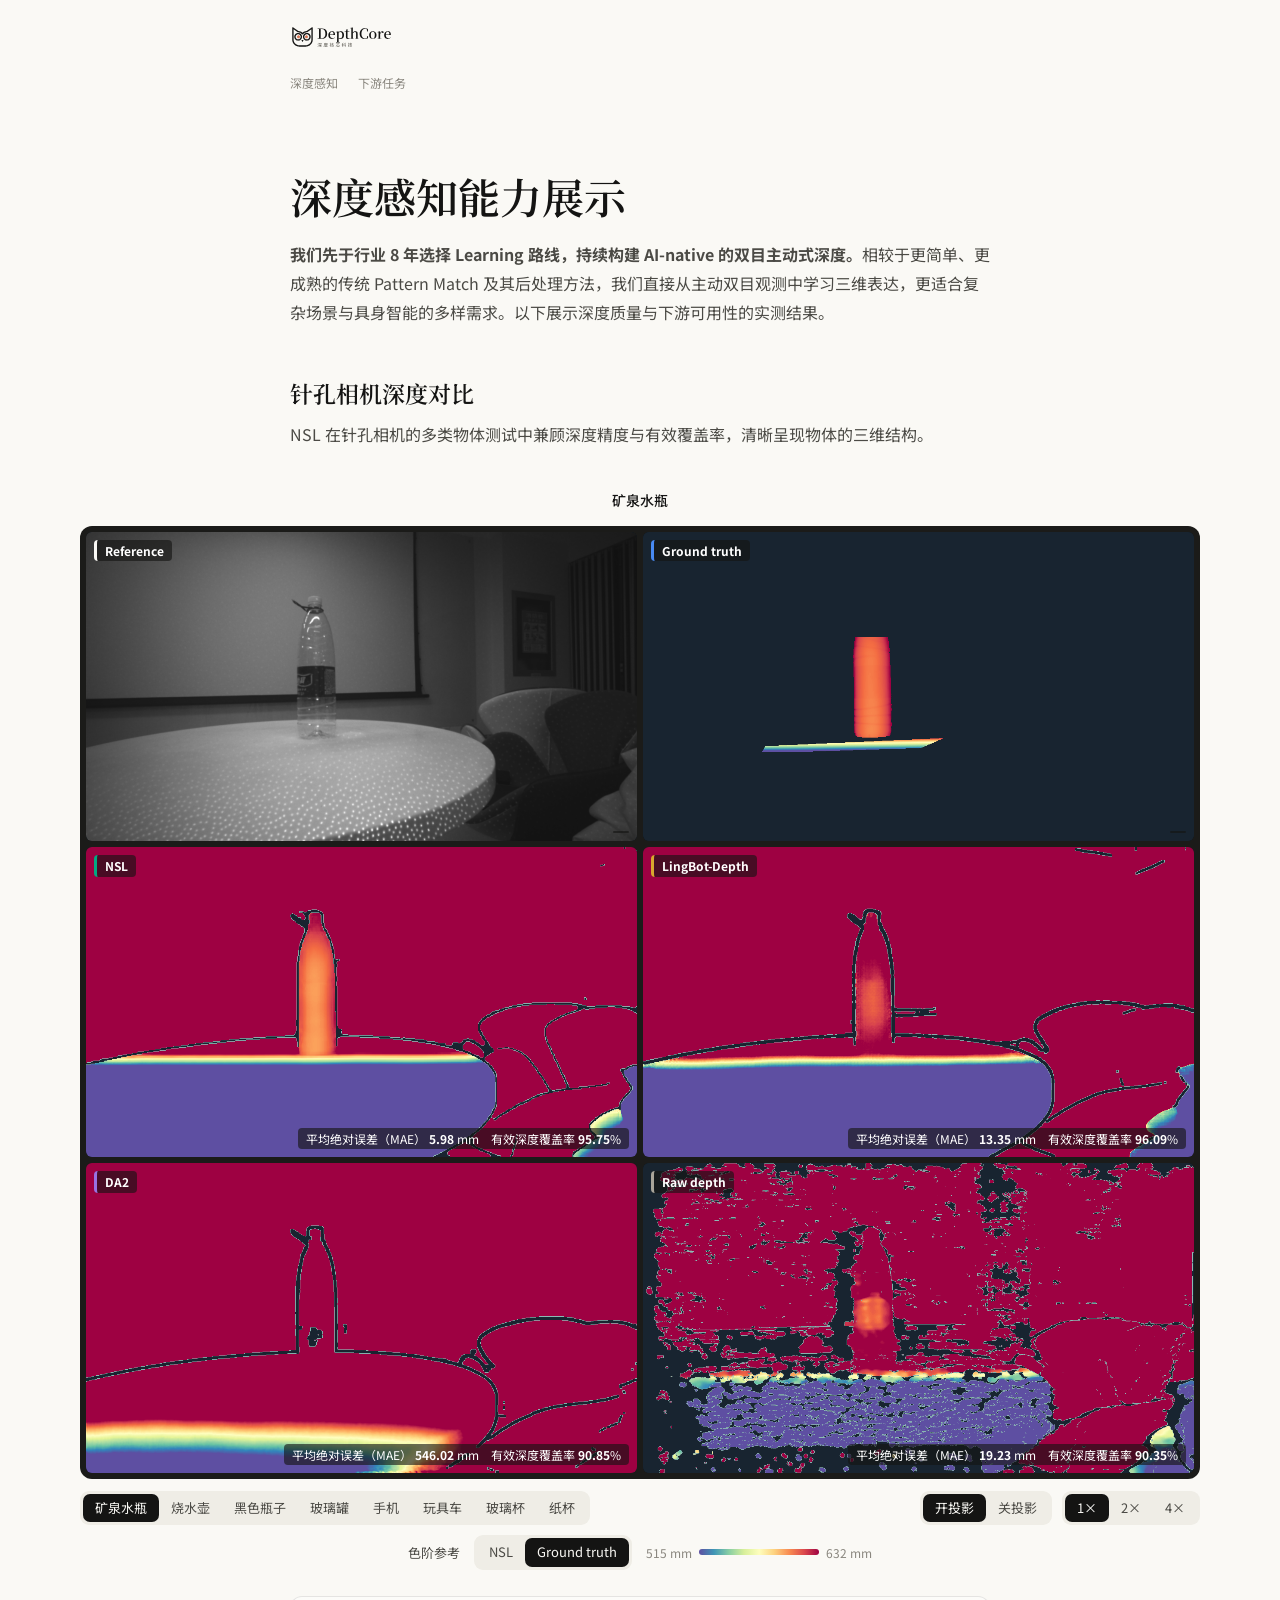
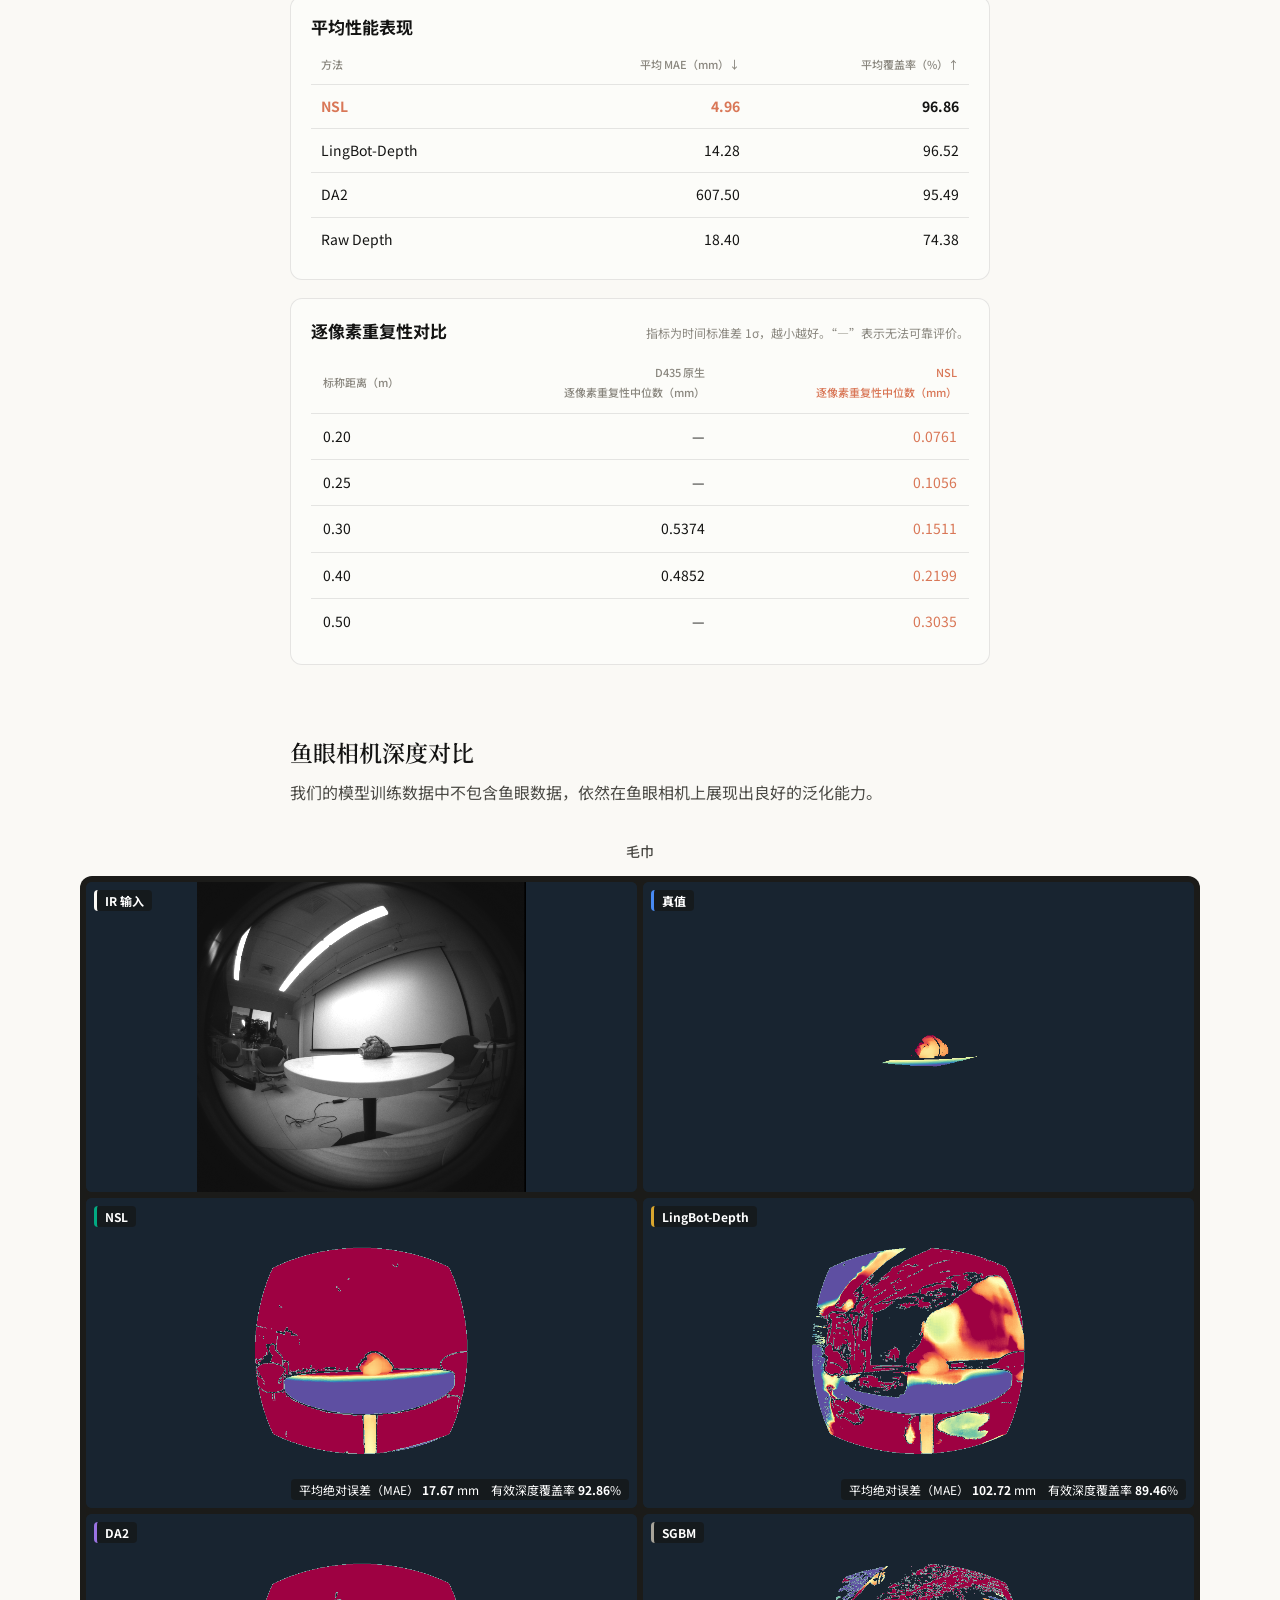
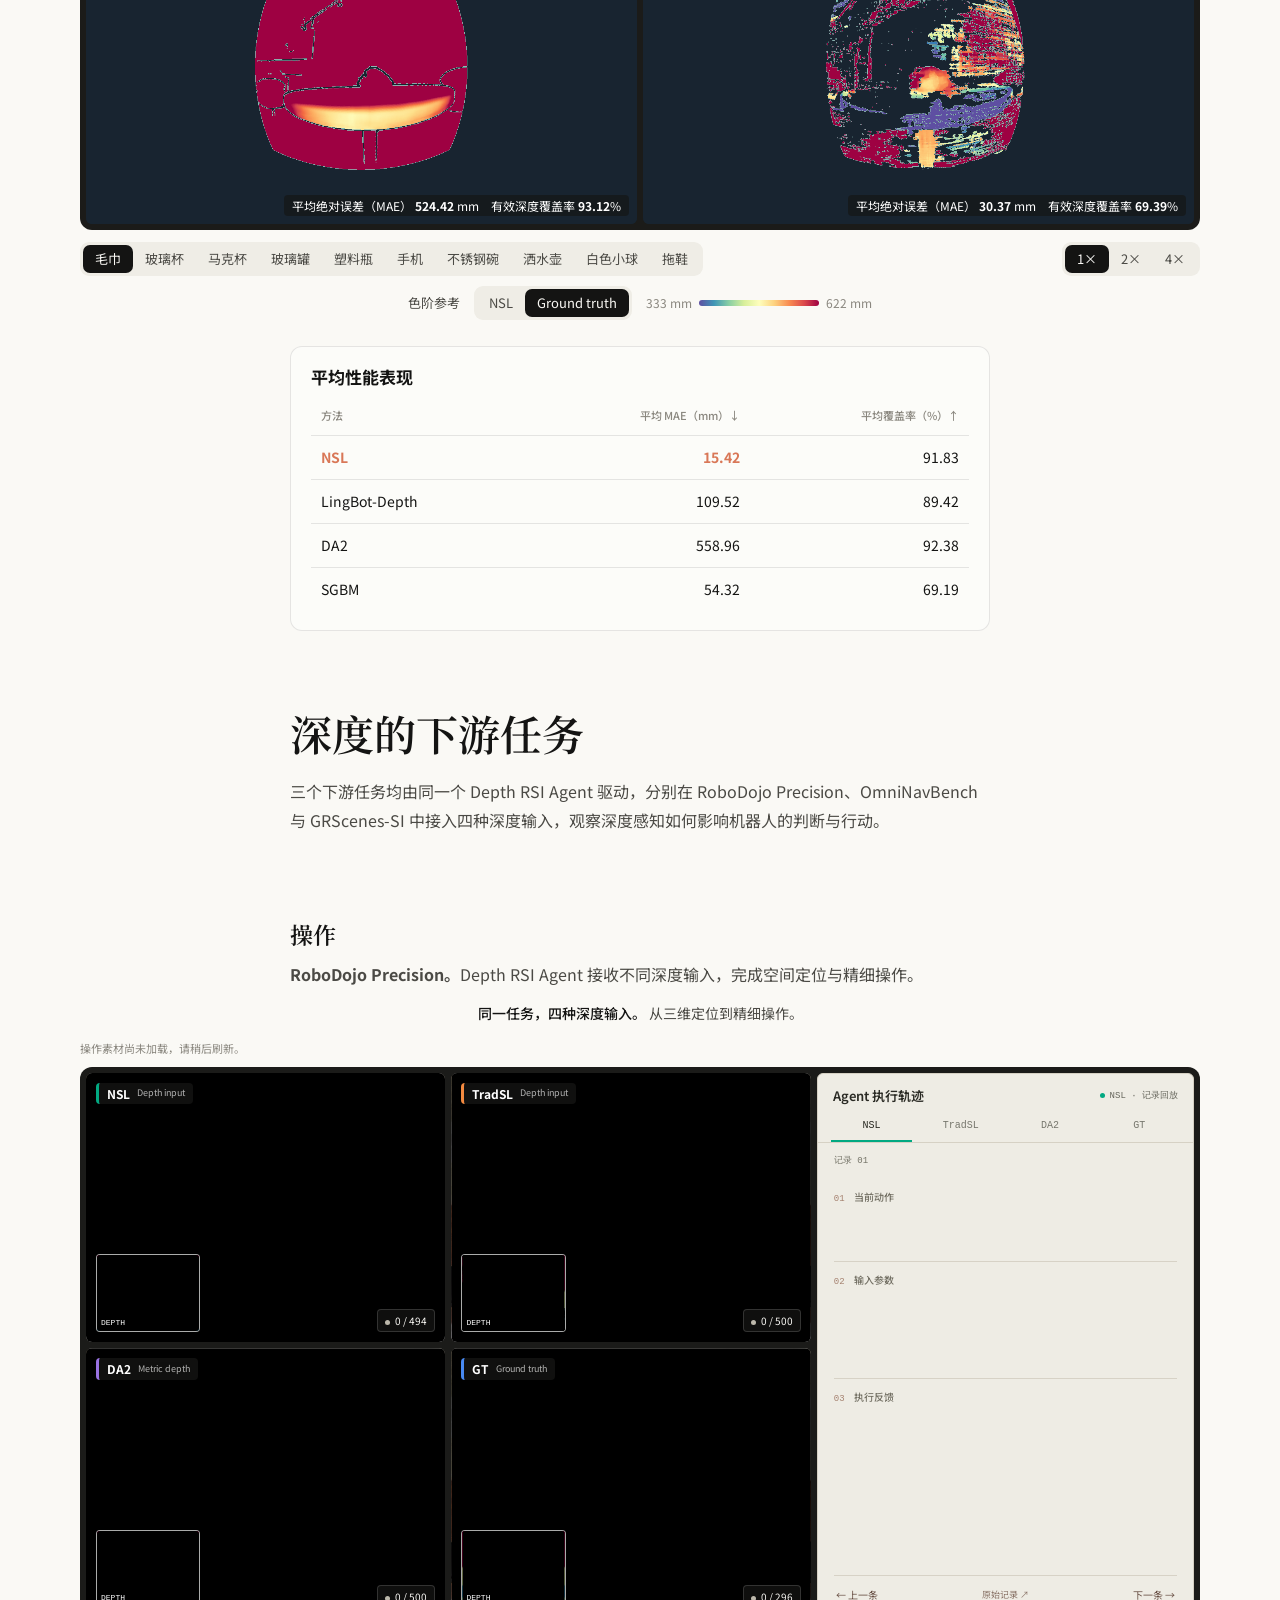
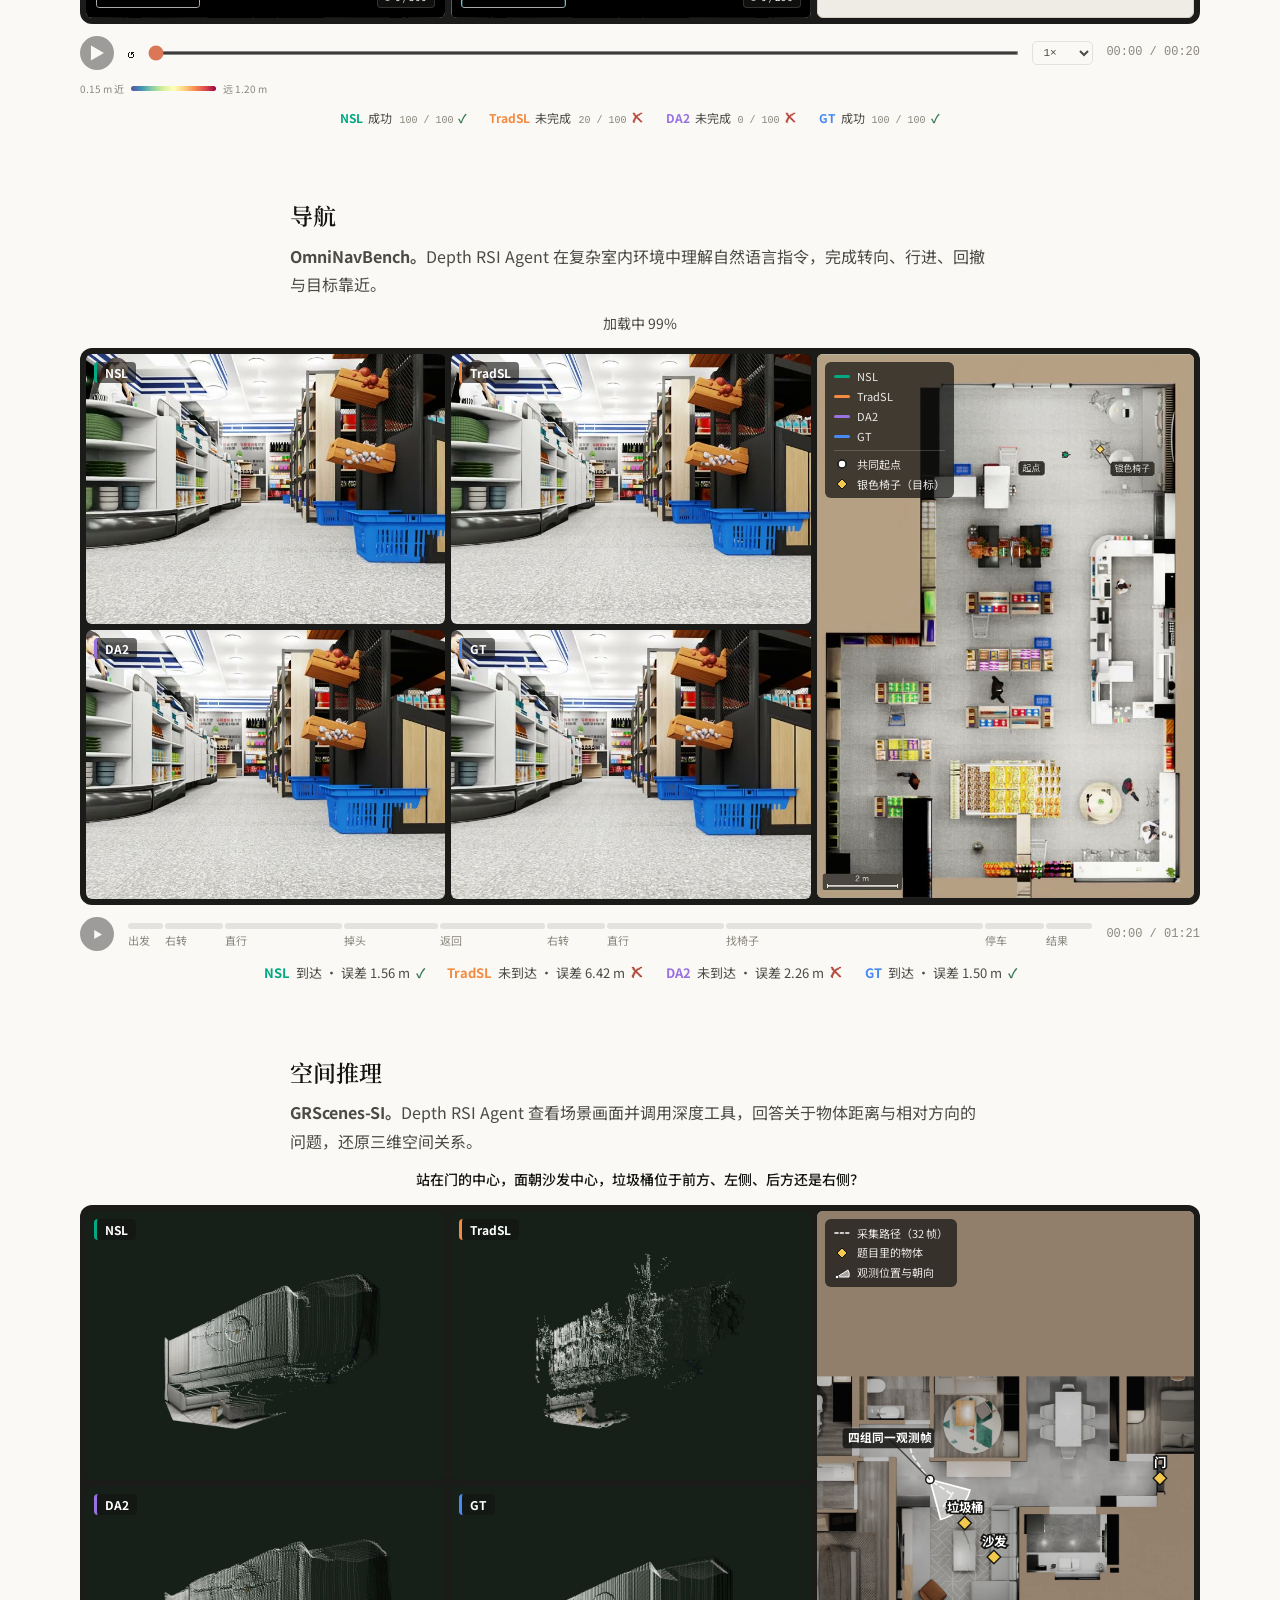
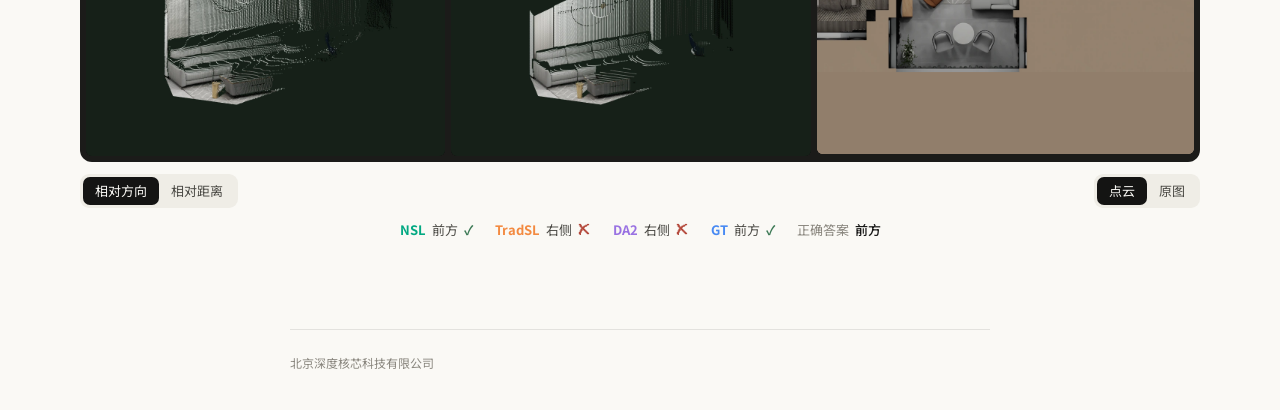
<file: depth-comparison/index.html>
<!doctype html><html lang="zh-CN"><meta charset="utf-8"><meta name="viewport" content="width=device-width,initial-scale=1"><title>深度展示 · DepthCore</title><script>location.replace("../"+location.search+"#depth")</script><a href="../#depth">深度展示 · DepthCore</a></html>
</file>
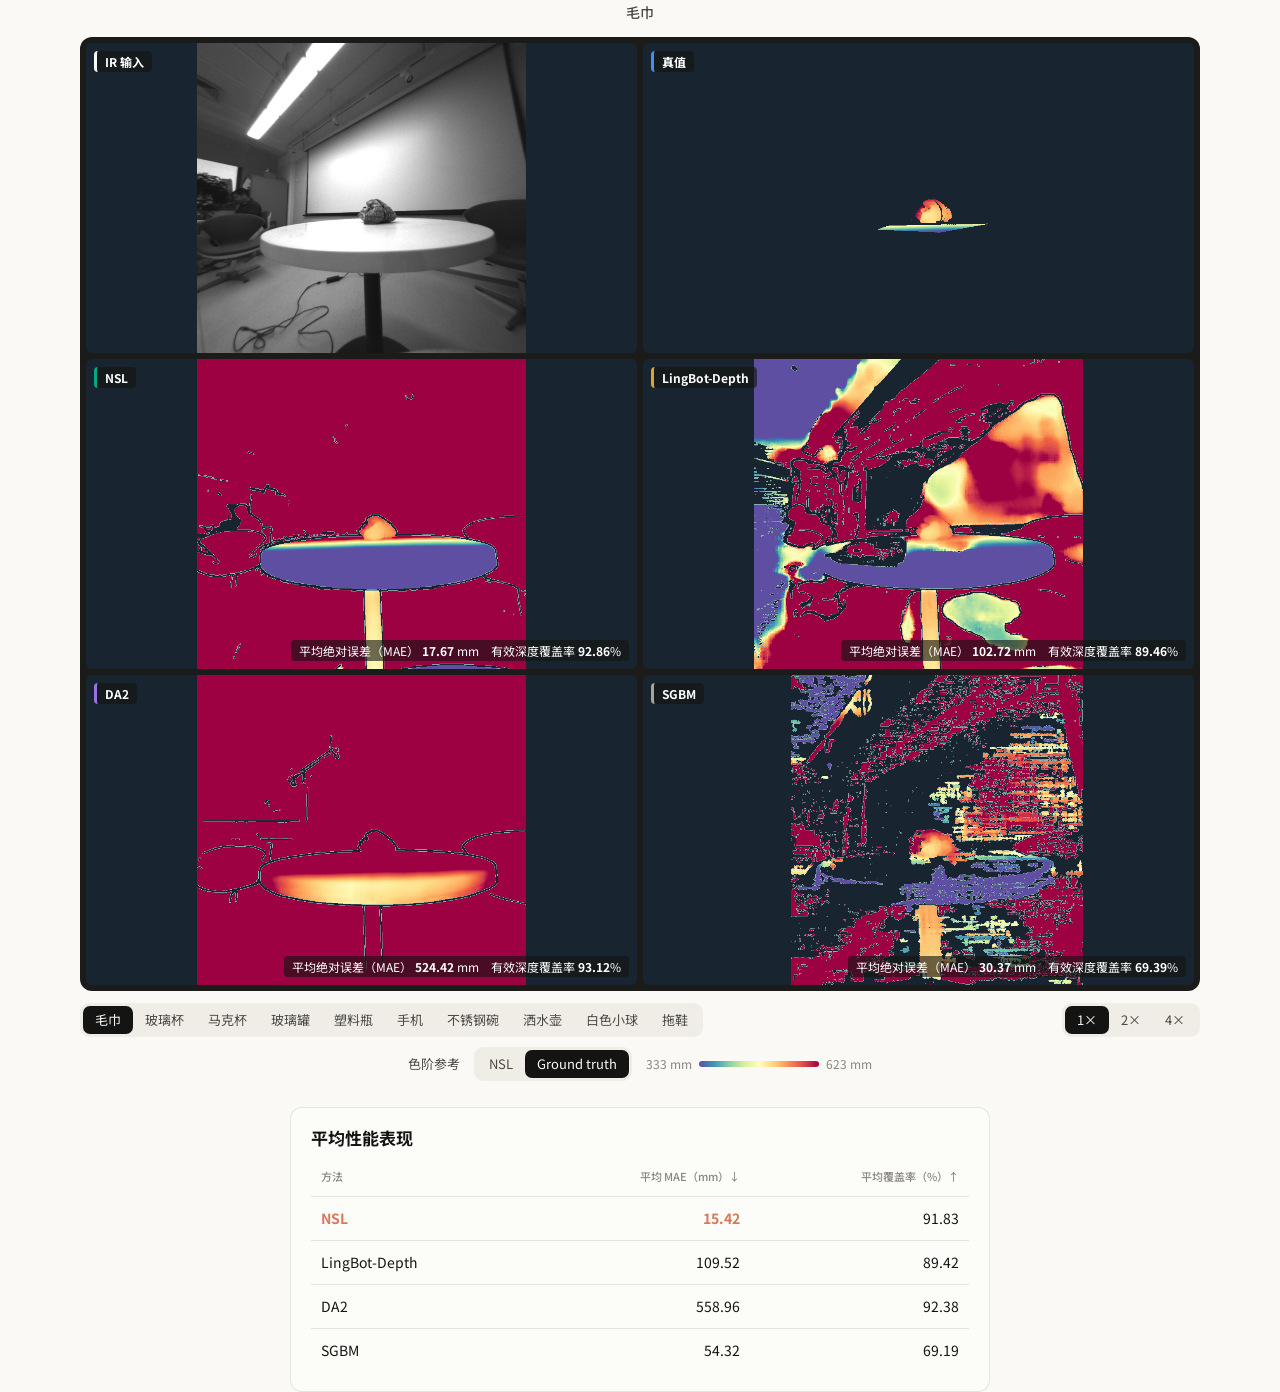
<file: fisheye-demo/index.html>
<!doctype html>
<html lang="zh-CN"><head><meta charset="utf-8"><meta name="viewport" content="width=device-width,initial-scale=1"><title>NSL · 鱼眼深度感知</title><link href="https://fonts.googleapis.com/css2?family=Noto+Sans+SC:wght@400;500;700&family=Noto+Serif+SC:wght@600&display=swap" rel="stylesheet"><link rel="stylesheet" href="style.css?v=strict-demo-1"><link rel="stylesheet" href="embed.css"></head>
<body><main class="page">
<figure class="wide">
 <p class="cap" id="caption">加载中…</p>
 <div class="stage" id="stage"><div class="grid" id="grid"></div><div class="loading" id="loading">加载中…</div></div>
 <div class="ctrl">
  <div class="seg" id="scenes" role="group" aria-label="物体"></div>
  <div class="ctrl-r"><div class="seg" id="zooms" role="group" aria-label="缩放"><button data-z="1" aria-pressed="true">1×</button><button data-z="2" aria-pressed="false">2×</button><button data-z="4" aria-pressed="false">4×</button></div></div>
 </div>
 <div class="dclegend"><span>色阶参考</span><div class="seg" id="colorSource" role="group" aria-label="色阶参考"><button data-src="nsl" aria-pressed="false">NSL</button><button data-src="gt" aria-pressed="true">Ground truth</button></div><span class="depthkey"><span id="lowLabel">近</span><i></i><span id="highLabel">远</span></span></div>
</figure>
<div class="performance-card" aria-labelledby="performance-title"><div class="performance-head"><h3 id="performance-title">平均性能表现</h3></div><div class="performance-scroll"><table class="performance-table"><thead><tr><th>方法</th><th>平均 MAE（mm）↓</th><th>平均覆盖率（%）↑</th></tr></thead><tbody id="metrics"></tbody></table></div></div>
</main><script type="module" src="app.js?v=strict-demo-1"></script></body></html>
</file>
<file: manipulation.css>
/* Manipulation extends the existing DepthCore figure system. */
html{scroll-behavior:smooth;scroll-padding-top:0}
.demo-nav{display:flex;gap:20px;flex-wrap:wrap;margin-top:22px;font-size:12px}
.demo-nav a{color:var(--ink-3);text-decoration:none;transition:color .2s}
.demo-nav a:hover{color:var(--clay)}
.demo-nav a:focus-visible{outline:2px solid var(--clay);outline-offset:5px}
#manipulation{scroll-margin-top:-40px}
.man-eyebrow{font:10px/1.4 var(--mono);letter-spacing:.13em;color:var(--clay);margin-bottom:12px}
.man-head{display:block;margin:0 0 13px}
.man-head .cap{text-align:center;margin:0;min-height:0}
.man-stage{align-items:stretch;grid-template-columns:minmax(0,1fr) minmax(0,.5203fr)}
.wide,figure{width:min(100%,var(--wide));max-width:100%;min-width:0}
.man-stage,.man-head,.man-ctrl,.man-depth-legend,.man-agent,.man-agent-top,.man-tabs,.man-log{min-width:0}
.man-head{max-width:100%;overflow:hidden}
.man-tile{isolation:isolate;cursor:pointer;background:#20201d}
.man-tile .man-rgb{position:absolute;inset:0;width:100%;height:100%;object-fit:cover;display:block}
.man-tile::after{content:"";position:absolute;inset:0;z-index:4;border:2px solid transparent;border-radius:6px;pointer-events:none;transition:border-color .2s}
.man-tile.selected::after{border-color:var(--c)}
.man-tile .tag{top:10px;left:10px;display:flex;align-items:center;gap:7px;background:rgba(20,20,19,.8)}
.man-tile .tag small{font-size:9px;opacity:.68;font-weight:400}
.man-tile .man-select{position:absolute;inset:0;z-index:3;width:100%;height:100%;border-radius:6px}
.man-tile .man-select:focus-visible{outline:2px solid var(--ivory);outline-offset:-5px}
.man-inset{position:absolute;left:10px;bottom:10px;width:29%;aspect-ratio:4/3;overflow:hidden;border:1px solid rgba(250,249,245,.65);border-radius:4px;background:#151b20;z-index:2;box-shadow:0 3px 16px #0004}
.man-inset canvas{width:100%;height:100%;display:block;object-fit:cover}
.man-atlas{position:fixed;left:0;top:0;width:2px;height:2px;opacity:0;pointer-events:none}
.man-inset .man-inset-label{position:absolute;bottom:2px;left:4px;right:4px;font:8px/1.6 var(--mono);color:#fff;text-shadow:0 1px 3px #000}
.man-outcome{position:absolute;right:10px;bottom:10px;color:var(--ivory);font-size:10px;line-height:1.5;background:#141413c9;border:1px solid #ffffff26;border-radius:4px;padding:3px 7px;z-index:2;font-variant-numeric:tabular-nums}
.man-outcome i{display:inline-block;width:5px;height:5px;border-radius:50%;background:#bcb8ab;margin-right:5px}
.man-outcome.ended i{background:var(--status)}
.man-ended{position:absolute;inset:0;display:grid;place-content:center;color:var(--ivory);text-align:center;background:#14141344;z-index:1;opacity:0;transition:opacity .2s;pointer-events:none}
.man-ended.on{opacity:1}
.man-ended strong{font:500 19px/1.4 var(--sans);text-shadow:0 2px 12px #0008}
.man-ended small{font:10px/1.8 var(--mono);text-shadow:0 2px 12px #0008}
.man-ctrl{gap:13px}
.man-scrub{flex:1;min-width:0;accent-color:var(--clay);height:4px;margin:0;cursor:pointer}
.man-speed{font:11px/1.5 var(--mono);border:1px solid var(--line);border-radius:5px;padding:4px 6px;background:transparent;color:var(--ink-2)}
.man-depth-legend{display:flex;justify-content:space-between;align-items:center;gap:12px;margin:10px 0 0;color:var(--ink-3);font-size:10px;line-height:1.7;flex-wrap:wrap}
.man-depth-legend .depthkey{font-size:10px}
.man-depth-legend .depthkey i{width:85px;height:5px}
.man-note{font-size:11px;line-height:1.9;color:var(--ink-3);margin-top:17px}
.man-note p{margin:0}
.man-evidence{margin-top:9px;border-top:1px solid var(--line);padding-top:9px}
.man-evidence summary{cursor:pointer;width:fit-content;color:var(--ink-2);font-size:11px}
.man-evidence p{margin:7px 0;color:var(--ink-3);font-size:11px;line-height:1.9}
.man-status{margin:0 0 8px;color:var(--ink-3);font-size:11px}
.man-status:empty{display:none}
.man-results{font-size:12px}
.man-results li{gap:5px}
.man-results .man-score{font:10px/1.5 var(--mono);color:var(--ink-3);margin-left:2px}
@media(max-width:560px){.man-head .cap{font-size:12px}.man-tile .tag{left:6px;top:6px;font-size:10px;padding:0 5px}.man-tile .tag small{display:none}.man-inset{left:6px;bottom:6px;width:33%}.man-inset .man-inset-label{font-size:6px}.man-outcome{right:6px;bottom:6px;font-size:8px;padding:1px 4px}.man-outcome i{display:none}.man-missing{padding:3px;gap:2px}.man-missing span{font-size:7px}.man-missing b{font-size:8px}.man-ended strong{font-size:14px}.man-ended small{font-size:8px}.man-ctrl{gap:9px}.man-speed{font-size:10px}.man-ctrl .time{font-size:10px}.man-results{display:grid;grid-template-columns:repeat(2,1fr);gap:6px 12px}.man-results li{font-size:11px}.man-note{font-size:10px}.man-depth-legend{font-size:9px}.man-depth-legend .depthkey{font-size:9px}.man-depth-legend .depthkey i{width:56px}}


/* The left grid sets the figure height; trace contents never size the row. */
.man-agent{--active:var(--nsl);contain:size;position:relative;min-width:0;min-height:0;display:flex;flex-direction:column;background:#eeece4;color:#292923;border:1px solid #d5d0c3;border-radius:6px;overflow:hidden}
.man-agent-top{display:flex;align-items:center;justify-content:space-between;gap:8px;padding:12px 15px 9px;flex:none}
.man-agent-top h3{margin:0;line-height:1.5;font-size:13px;font-weight:600}
.man-live{font:9px var(--mono);white-space:nowrap;color:#66665c}
.man-live::before{content:"";display:inline-block;width:5px;height:5px;margin-right:5px;border-radius:50%;background:var(--active)}
.man-tabs{display:grid;grid-template-columns:repeat(4,1fr);border-bottom:1px solid #d6d1c4;padding:0 13px;gap:8px;flex:none}
.man-tabs button{font:10px/1.5 var(--mono);border-bottom:2px solid transparent;color:#77776d;padding:4px 0 7px}
.man-tabs button[aria-pressed=true]{color:#272720;border-bottom-color:var(--c)}
.man-tabs button:hover{color:#272720}
.man-tabs button:focus-visible,.man-event-nav button:focus-visible,.man-source-head button:focus-visible{outline:2px solid var(--clay);outline-offset:2px}
.man-log{position:relative;flex:1;display:flex;flex-direction:column;min-height:0;padding:12px 16px 10px;gap:10px}
.man-log-meta{display:flex;justify-content:space-between;align-items:baseline;gap:6px;white-space:nowrap;font:9px/1.5 var(--mono);font-variant-numeric:tabular-nums;color:#747367;flex:none}
.man-current{min-width:0;min-height:0;flex:1;display:grid;grid-template-rows:minmax(56px,.7fr) minmax(72px,1fr) minmax(0,1.6fr)}
.man-current>section{min-width:0;min-height:0;display:flex;flex-direction:column;padding:10px 0}
.man-current>section+section{border-top:1px solid #d7d2c6}
.man-current h4{font-size:17px;line-height:1.4;font-weight:600;margin:2px 0 6px;letter-spacing:-.02em}
.man-section-label{display:flex;align-items:baseline;gap:9px;font-size:10px;line-height:1.5;font-weight:500;color:#747165;margin-bottom:5px;flex:none}
.man-section-label i{font:9px/1.5 var(--mono);font-style:normal;color:#a58270}
.man-tools{display:flex;align-items:center;gap:5px;color:#8c887c;min-height:13px;max-height:14px;overflow:hidden;flex:none}
.man-tools code{font:9px/1.4 var(--mono);color:#69695e;white-space:nowrap}
.man-tools>span,.man-tools>small{font:9px/1.4 var(--mono);color:#b09d8e}
.man-input code{display:-webkit-box;-webkit-box-orient:vertical;-webkit-line-clamp:4;overflow:hidden;white-space:pre-wrap;font:10.5px/1.6 var(--mono);color:#41433a;overflow-wrap:anywhere;margin-top:2px}
#manFeedback{display:flex;flex-direction:column;justify-content:space-between;gap:7px;min-height:0;flex:1}
.man-feedback-status{font-size:11px;line-height:1.5;font-weight:600;color:#36372f;margin:0;display:-webkit-box;-webkit-line-clamp:2;-webkit-box-orient:vertical;overflow:hidden;flex:none}
.man-coords{margin:0;flex:none}
.man-coords>span{font-size:9px;color:#827e71}
.man-coords>div{display:grid;grid-template-columns:repeat(3,minmax(0,1fr));gap:12px;margin-top:5px}
.man-coords>div>span{display:flex;flex-direction:column;gap:3px;border-left:1px solid #c8beb0;padding-left:7px}
.man-coords small{font:9px/1.3 var(--mono);color:#9d8e7d}
.man-coords b{font:500 14px/1.3 var(--mono);color:#34352d;font-variant-numeric:tabular-nums;letter-spacing:-.035em}
.man-feedback-fields{display:grid;grid-template-columns:repeat(2,minmax(0,1fr));gap:10px;margin:0;flex:none}
.man-feedback-fields dt{font-size:9px;line-height:1.5;color:#827e71;margin:0 0 4px}
.man-feedback-fields dd{font:500 11px/1.5 var(--mono);color:#494b40;margin:0;overflow-wrap:anywhere}
.man-event-nav{display:flex;align-items:center;justify-content:space-between;gap:6px;border-top:1px solid #d7d2c6;margin-top:0;padding-top:7px;flex:none}
.man-event-nav button{color:#674e43;font-size:10px;padding:3px 2px;transition:color .15s}
.man-event-nav button:hover{color:#a15f48}
.man-event-nav button:disabled{color:#aaa79d}
.man-event-nav .man-source-open{font-size:9px;color:#8b7569}
.man-source-panel{position:absolute;inset:0;z-index:5;display:flex;flex-direction:column;background:#eeece4}
.man-source-panel[hidden]{display:none}
.man-source-head{display:flex;align-items:center;justify-content:space-between;gap:8px;padding:12px 15px;border-bottom:1px solid #d7d2c6;flex:none}
.man-source-head h4{margin:0;font-size:13px;font-weight:600}
.man-source-head button{font-size:22px;line-height:1;padding:0 3px;color:#805b4e}
.man-source-body{flex:1;min-height:0;overflow:auto;overscroll-behavior:contain;padding:14px 15px;scrollbar-width:thin;scrollbar-color:#bcb5a5 transparent}
.man-source-body>span{font-size:10px;font-weight:600;color:#777468}
.man-source-body pre{white-space:pre-wrap;overflow-wrap:anywhere;font:10px/1.6 var(--mono);color:#494b40;margin:6px 0 14px}
.man-source-body p{font-size:10px;line-height:1.7;color:#888174;margin:12px 0 0}
@media(max-width:1100px) and (min-width:901px){
 .man-stage{grid-template-columns:minmax(0,1.12fr) minmax(300px,.88fr)}
 .man-agent{min-height:clamp(520px,52vw,700px)}
 .man-agent-top{padding:10px 11px 7px}.man-agent-top h3{font-size:12px}.man-live{font-size:8px}
 .man-tabs{padding:0 10px}.man-tabs button{font-size:9px;padding:3px 0 5px}
 .man-log{padding:8px 12px;gap:7px}.man-log-meta{font-size:8px}
 .man-current{grid-template-rows:minmax(52px,.7fr) minmax(66px,1fr) minmax(0,1.6fr)}
 .man-current>section{padding:7px 0}.man-current h4{font-size:14px;margin:1px 0 4px}.man-section-label{font-size:9px;gap:7px;margin-bottom:3px}
 .man-tools code{font-size:8px}.man-tools{gap:4px}.man-input code{font-size:9px;line-height:1.5;margin-top:1px}
 #manFeedback{gap:5px}.man-feedback-status{font-size:10px;line-height:1.4}.man-coords>div{gap:7px;margin-top:3px}.man-coords b{font-size:11px}.man-coords>div>span{gap:2px;padding-left:5px}
 .man-feedback-fields{gap:7px}.man-feedback-fields dt{font-size:8px;margin-bottom:2px}.man-feedback-fields dd{font-size:9px;line-height:1.4}
 .man-event-nav{padding-top:5px}.man-event-nav button{font-size:9px}
}
@media(max-width:1100px){
 .man-stage{grid-template-columns:minmax(0,1fr)}
 .man-agent{contain:layout;height:auto;min-height:0;max-height:none}
 .man-log{min-height:430px}
}
@media(max-width:900px){
 .man-stage{grid-template-columns:minmax(0,1fr)}.man-agent{contain:layout;height:450px;min-height:450px}.man-log{padding:10px 15px;gap:8px}
 .man-current{grid-template-rows:minmax(56px,.7fr) minmax(76px,1fr) minmax(0,1.6fr)}.man-current>section{padding:7px 0}.man-current h4{font-size:15px;margin:0 0 4px}
 .man-section-label{font-size:9px;margin-bottom:4px}.man-input code{font-size:9.5px;line-height:1.5}.man-tools code{font-size:8px}
 #manFeedback{gap:5px}.man-feedback-status{font-size:10px}.man-coords>div{margin-top:3px}.man-coords b{font-size:12px}.man-feedback-fields dt{font-size:8px;margin-bottom:2px}.man-feedback-fields dd{font-size:10px}
}
@media(max-width:700px){
 .man-head .cap{font-size:12px}
 .man-stage{padding:4px}
 .man-agent{height:auto;min-height:0}
 .man-log{min-height:430px;padding:10px 12px}
 .man-ctrl{flex-wrap:wrap;row-gap:8px}
 .man-ctrl .man-scrub{order:3;flex-basis:100%}
 .man-ctrl .time{margin-left:auto}
}
@media(orientation:portrait) and (min-width:701px) and (max-width:1200px){
 .man-stage{grid-template-columns:minmax(0,1fr)}
 .man-agent{height:auto;min-height:0}
 .man-log{min-height:460px}
}
.man-stage .quad{align-content:start}
</file>
<file: fisheye-demo/style.css>
:root{--ink:#141413;--ink-2:#4B4A45;--ink-3:#8A877F;--ivory:#FAF9F5;--clay:#D97757;--line:rgba(20,20,19,.10);--soft:#EFEDE6;--stage:#1B1B19;--text:700px;--wide:1120px;color-scheme:light}
*{box-sizing:border-box}
html{-webkit-text-size-adjust:100%;overflow-x:hidden}
body{margin:0;background:var(--ivory);color:var(--ink);font-family:"Noto Sans SC",-apple-system,BlinkMacSystemFont,"PingFang SC","Microsoft YaHei",sans-serif;font-size:16px;line-height:1.8;overflow-x:hidden}
.page{padding:20px max(20px,env(safe-area-inset-left,0px)) 36px}
.wide{max-width:var(--wide);margin:0 auto}
button{font:inherit;color:inherit;background:none;border:0;cursor:pointer;padding:0}
button:focus-visible{outline:2px solid var(--clay);outline-offset:2px;border-radius:4px}
.cap{font-size:14px;color:var(--ink-2);text-align:center;margin:0 0 12px;min-height:1.8em;text-wrap:balance;font-weight:500}
.stage{display:block;position:relative;background:var(--stage);padding:6px;border-radius:12px}
.grid{display:grid;grid-template-columns:repeat(2,minmax(0,1fr));gap:6px}
.tile{position:relative;aspect-ratio:16/9;overflow:hidden;border-radius:6px;background:#182430;cursor:grab;touch-action:pan-y}
.zoomed .tile{touch-action:none}
.tile:active{cursor:grabbing}
.tile canvas{position:absolute;inset:0;width:100%;height:100%;display:block;object-fit:contain;background:#182430}
.name,.readout{position:absolute;z-index:2;font-size:12px;line-height:1.6;color:#fff;padding:1px 8px;border-radius:4px;background:rgba(20,20,19,.62);white-space:nowrap}
.name{left:8px;top:8px;font-weight:700;border-left:3px solid var(--accent)}
.readout{right:8px;bottom:8px;display:flex;gap:12px;font-variant-numeric:tabular-nums}
.readout b{font-weight:700}
.loading{position:absolute;inset:0;z-index:3;display:grid;place-items:center;text-align:center;background:rgba(20,20,19,.6);color:var(--ivory);font-size:14px;border-radius:12px;pointer-events:none}
[hidden]{display:none!important}
.ctrl{display:flex;align-items:center;justify-content:space-between;flex-wrap:wrap;gap:10px;margin-top:12px;min-height:34px}
.seg{display:inline-flex;padding:3px;border-radius:9px;background:var(--soft)}
.seg button{padding:3px 12px;border-radius:7px;font-size:13px;line-height:1.7;color:var(--ink-2)}
.seg button[aria-pressed="true"]{background:var(--ink);color:var(--ivory)}
.ctrl-r{display:flex;gap:10px;flex-wrap:wrap}
#scenes{flex-wrap:wrap}
.dclegend{display:flex;align-items:center;justify-content:center;flex-wrap:wrap;gap:8px 14px;margin-top:10px;font-size:13px;color:var(--ink-2)}
.depthkey{display:inline-flex;align-items:center;gap:7px;color:var(--ink-3);font-size:12px;font-variant-numeric:tabular-nums}
.depthkey i{display:block;width:120px;height:6px;border-radius:3px;background:var(--depth-gradient)}
.performance-card{max-width:var(--text);margin:26px auto 0;padding:18px 20px;border:1px solid var(--line);border-radius:12px;background:rgba(255,255,255,.45)}
.performance-head{display:flex;align-items:baseline;justify-content:space-between;gap:14px;margin-bottom:8px}
.performance-head h3{margin:0;font-size:17px;line-height:1.4}
.performance-scroll{overflow-x:auto;-webkit-overflow-scrolling:touch}
.performance-table{width:100%;min-width:520px;border-collapse:collapse;font-size:14px}
.performance-table th,.performance-table td{padding:9px 10px;border-bottom:1px solid var(--line);text-align:right;font-variant-numeric:tabular-nums;white-space:nowrap}
.performance-table th:first-child,.performance-table td:first-child{text-align:left}
.performance-table th{color:var(--ink-3);font-size:11px;font-weight:500}
.performance-table tbody tr:first-child td:first-child,.performance-table tbody tr:first-child td:nth-child(2){font-weight:700;color:var(--clay)}
.performance-table tbody tr:last-child td{border-bottom:0}
@media(max-width:760px){.grid{grid-template-columns:minmax(0,1fr)}}
@media(max-width:560px){#scenes button{padding:3px 8px}}
</file>
<file: fisheye-demo/embed.css>
.page{padding:0}
</file>
